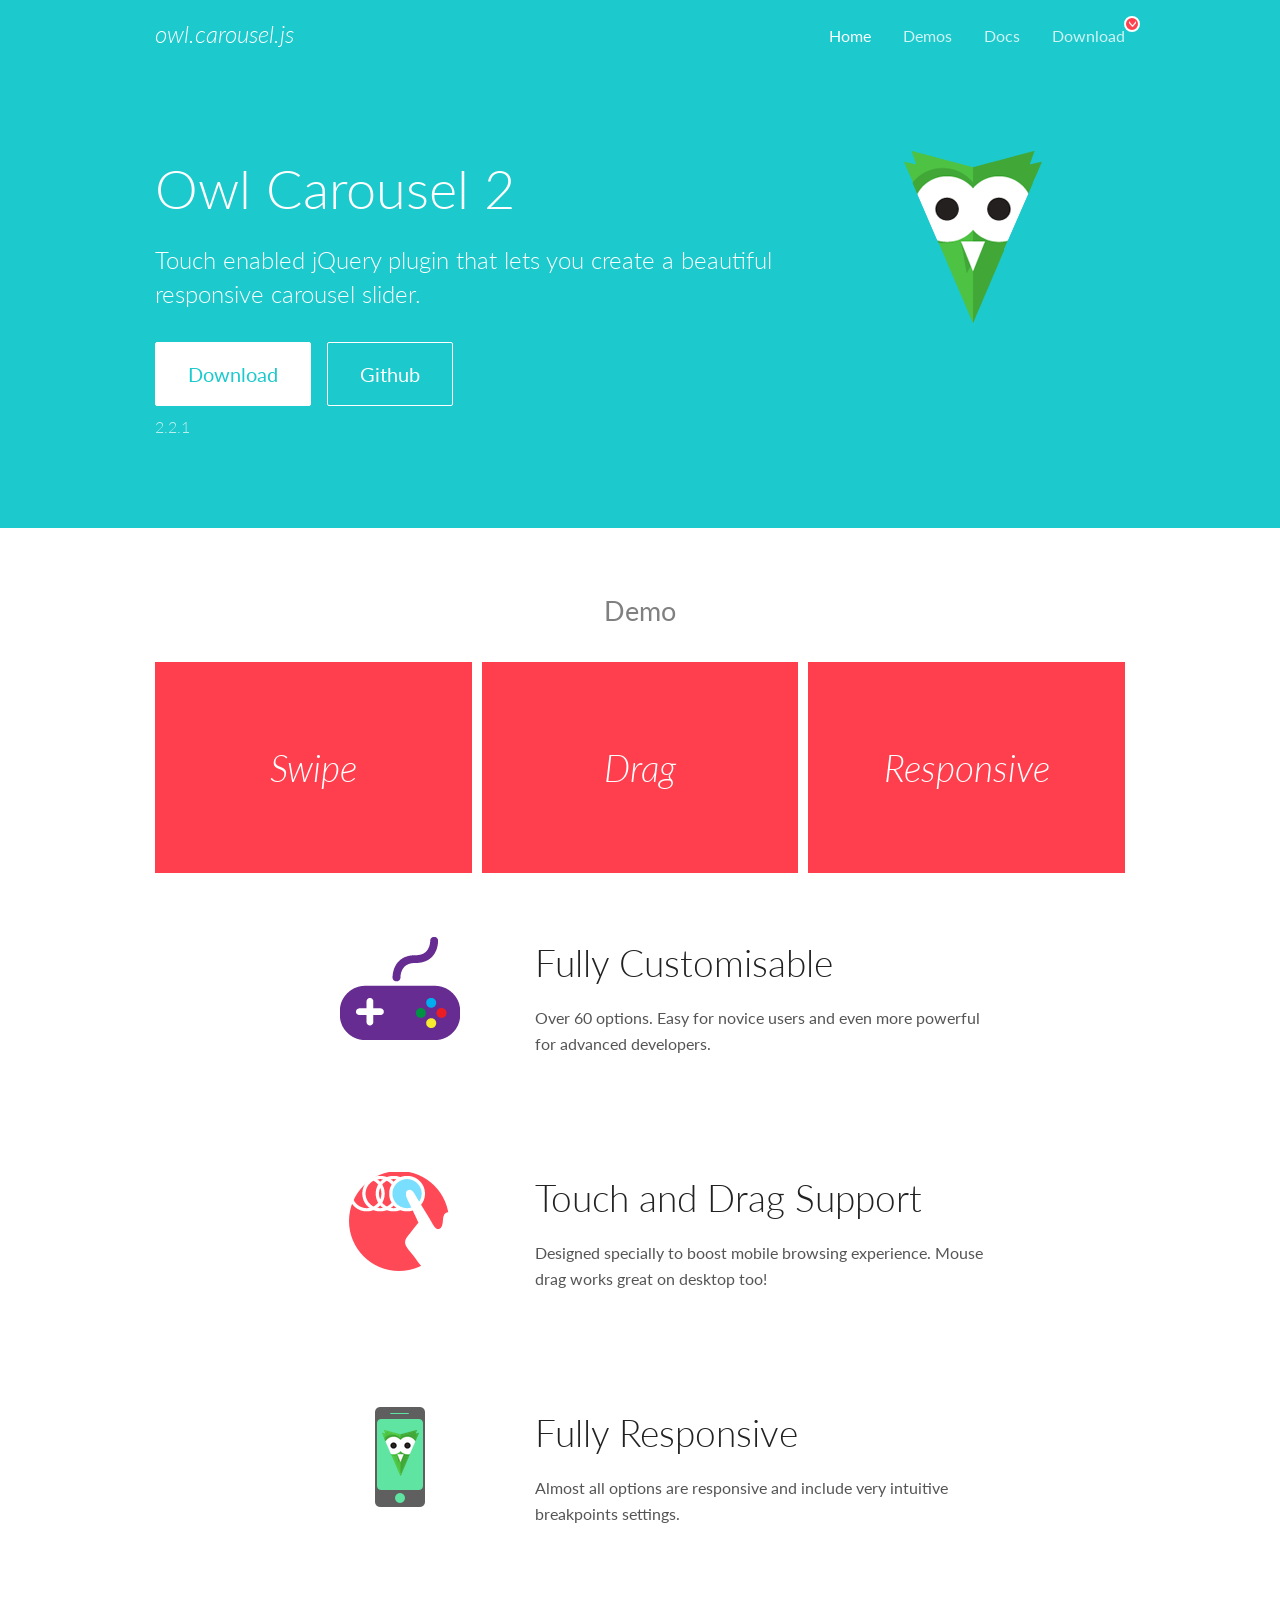
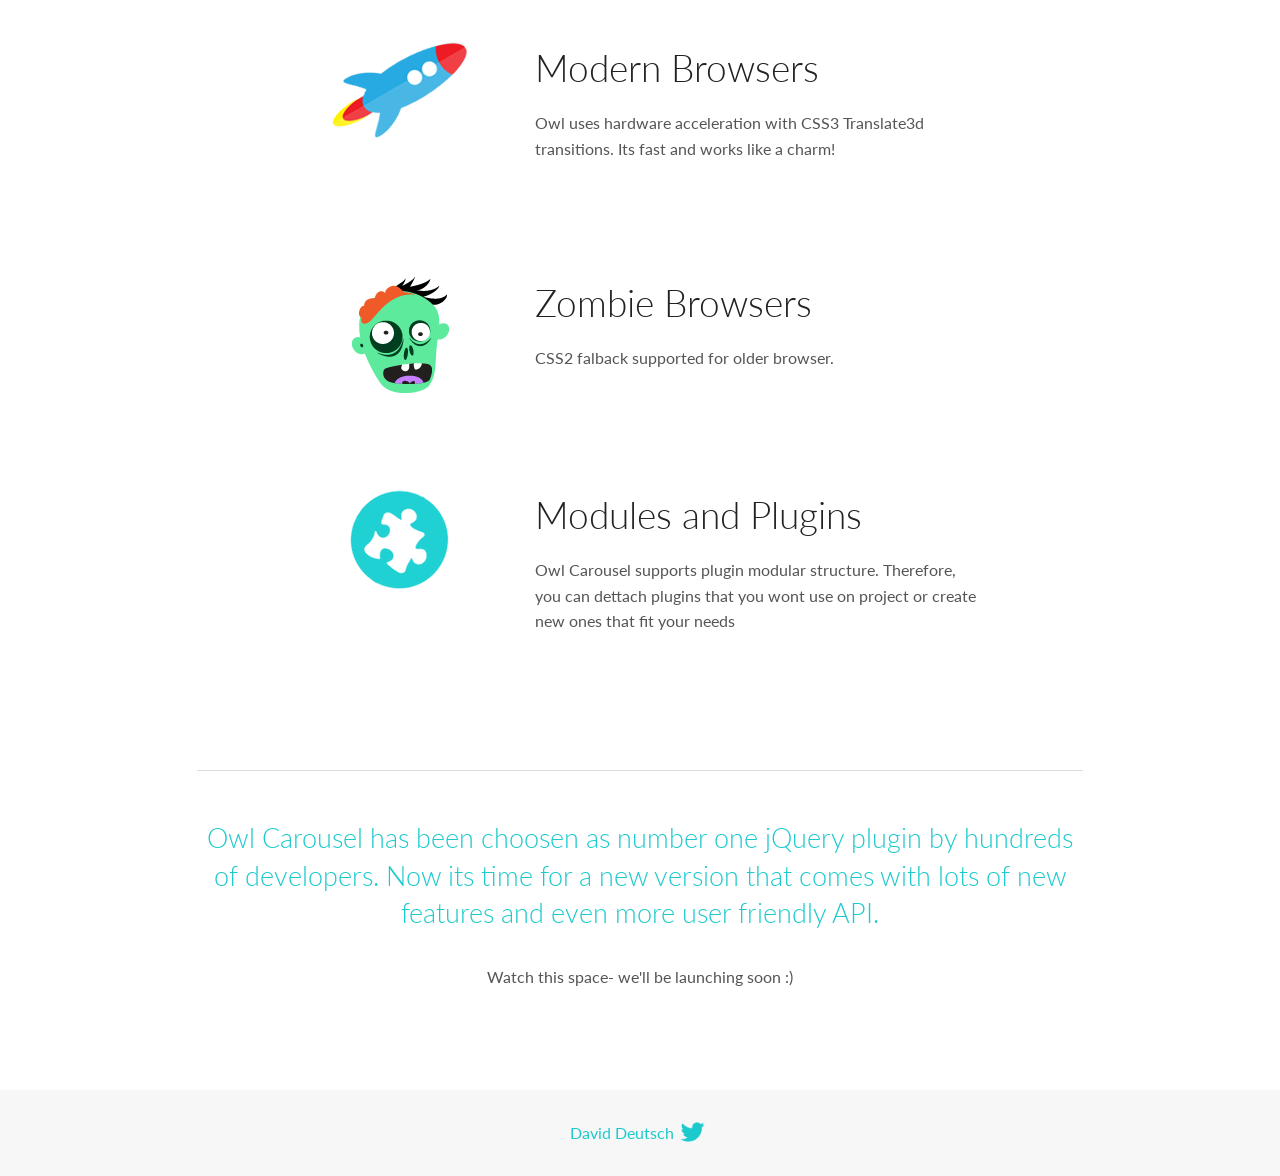
<file: assets/lib/owl.carousel/docs/index.html>
<!DOCTYPE html>
<html lang="en">
  <head>

    <!-- head -->
    <meta charset="utf-8">
    <meta name="msapplication-tap-highlight" content="no" />
    <meta name="viewport" content="width=device-width, initial-scale=1.0" />
    <meta name="description" content="Touch enabled jQuery plugin that lets you create beautiful responsive carousel slider.">
    <meta name="author" content="David Deutsch">
    <title>
      Home | Owl Carousel | 2.2.1
    </title>

    <!-- Stylesheets -->
    <link href='https://fonts.googleapis.com/css?family=Lato:300,400,700,400italic,300italic' rel='stylesheet' type='text/css'>
    <link rel="stylesheet" href="assets/css/docs.theme.min.css">

    <!-- Owl Stylesheets -->
    <link rel="stylesheet" href="assets/owlcarousel/assets/owl.carousel.min.css">
    <link rel="stylesheet" href="assets/owlcarousel/assets/owl.theme.default.min.css">

    <!-- HTML5 shim and Respond.js IE8 support of HTML5 elements and media queries -->

    <!--[if lt IE 9]>
      <script src="https://oss.maxcdn.com/libs/html5shiv/3.7.0/html5shiv.js"></script>
      <script src="https://oss.maxcdn.com/libs/respond.js/1.3.0/respond.min.js"></script>
    <![endif]-->

    <!-- Favicons -->
    <link rel="apple-touch-icon-precomposed" sizes="144x144" href="assets/ico/apple-touch-icon-144-precomposed.png">
    <link rel="shortcut icon" href="assets/ico/favicon.png">
    <link rel="shortcut icon" href="favicon.ico">

    <!-- Yeah i know js should not be in header. Its required for demos.-->

    <!-- javascript -->
    <script src="assets/vendors/jquery.min.js"></script>
    <script src="assets/owlcarousel/owl.carousel.js"></script>
  </head>
  <body>

    <!-- header -->
    <header class="header">
      <div class="row">
        <div class="large-12 columns">
          <div class="brand left">
            <h3>
              <a href="/OwlCarousel2/">owl.carousel.js</a> 
            </h3>
          </div>
          <a id="toggle-nav" class="right">
            <span></span> <span></span> <span></span> 
          </a> 
          <div class="nav-bar">
            <ul class="clearfix">
              <li class="active">
                <a href="/OwlCarousel2/index.html">Home</a> 
              </li>
              <li> <a href="/OwlCarousel2/demos/demos.html">Demos</a>  </li>
              <li> <a href="/OwlCarousel2/docs/started-welcome.html">Docs</a>  </li>
              <li>
                <a href="https://github.com/OwlCarousel2/OwlCarousel2/archive/2.2.1.zip">Download</a> 
                <span class="download"></span> 
              </li>
            </ul>
          </div>
        </div>
      </div>
    </header>

    <!-- home panel -->
    <section id="hero">
      <div class="row">
        <div class="large-8 medium-8 columns">
          <h1>Owl Carousel 2</h1>
          <h4>Touch enabled jQuery plugin that lets you create a beautiful responsive carousel slider.</h4>
          <a href="https://github.com/OwlCarousel2/OwlCarousel2/archive/2.2.1.zip" class="hero-button">Download</a> 
          <a href="https://github.com/OwlCarousel2/OwlCarousel2" class="hero-button outline">Github</a> 
          <p>2.2.1</p>
        </div>
        <div class="large-4 medium-4 columns">
          <img class="owl-logo" src="assets/img/owl-logo.png" alt="mr. Owl">
        </div>
      </div>
    </section>

    <!-- body -->
    <div class="home-demo">
      <div class="row">
        <div class="large-12 columns">
          <h3>Demo</h3>
          <div class="owl-carousel">
            <div class="item">
              <h2>Swipe</h2>
            </div>
            <div class="item">
              <h2>Drag</h2>
            </div>
            <div class="item">
              <h2>Responsive</h2>
            </div>
            <div class="item">
              <h2>CSS3</h2>
            </div>
            <div class="item">
              <h2>Fast</h2>
            </div>
            <div class="item">
              <h2>Easy</h2>
            </div>
            <div class="item">
              <h2>Free</h2>
            </div>
            <div class="item">
              <h2>Upgradable</h2>
            </div>
            <div class="item">
              <h2>Tons of options</h2>
            </div>
            <div class="item">
              <h2>Infinity</h2>
            </div>
            <div class="item">
              <h2>Auto Width</h2>
            </div>
          </div>
        </div>
      </div>
    </div>
    <script>
      var owl = $('.owl-carousel');
      owl.owlCarousel({
        margin: 10,
        loop: true,
        responsive: {
          0: {
            items: 1
          },
          600: {
            items: 2
          },
          1000: {
            items: 3
          }
        }
      })
    </script>

    <!-- features -->
    <div id="features">
      <div class="row">
        <div class="small-12 medium-9 small-centered columns">
          <section class="row feature">
            <div class="medium-4 small-12 columns">
              <img src="assets/img/feature-options.png" alt="">
            </div>
            <div class="medium-8 small-12 columns">
              <h2>Fully Customisable</h2>
              <p>Over 60 options. Easy for novice users and even more powerful for advanced developers.</p>
            </div>
          </section>
          <section class="row feature">
            <div class="medium-4 small-12 columns">
              <img src="assets/img/feature-drag.png" alt="">
            </div>
            <div class="medium-8 small-12 columns">
              <h2>Touch and Drag Support</h2>
              <p>Designed specially to boost mobile browsing experience. Mouse drag works great on desktop too!</p>
            </div>
          </section>
          <section class="row feature">
            <div class="medium-4 small-12 columns">
              <img src="assets/img/feature-responsive.png" alt="">
            </div>
            <div class="medium-8 small-12 columns">
              <h2>Fully Responsive</h2>
              <p>Almost all options are responsive and include very intuitive breakpoints settings.</p>
            </div>
          </section>
          <section class="row feature">
            <div class="medium-4 small-12 columns">
              <img src="assets/img/feature-modern.png" alt="">
            </div>
            <div class="medium-8 small-12 columns">
              <h2>Modern Browsers</h2>
              <p>Owl uses hardware acceleration with CSS3 Translate3d transitions. Its fast and works like a charm! </p>
            </div>
          </section>
          <section class="row feature">
            <div class="medium-4 small-12 columns">
              <img src="assets/img/feature-zombie.png" alt="">
            </div>
            <div class="medium-8 small-12 columns">
              <h2>Zombie Browsers</h2>
              <p>CSS2 falback supported for older browser.</p>
            </div>
          </section>
          <section class="row feature">
            <div class="medium-4 small-12 columns">
              <img src="assets/img/feature-module.png" alt="">
            </div>
            <div class="medium-8 small-12 columns">
              <h2>Modules and Plugins</h2>
              <p>Owl Carousel supports plugin modular structure. Therefore, you can dettach plugins that you wont use on project or create new ones that fit your needs</p>
            </div>
          </section>
        </div>
      </div>
    </div>

    <!-- footer -->
    <section id="teaser-text">
      <div class="row">
        <div class="small-12 medium-11 small-centered columns">
          <hr>
          <h3 id="owl-carousel-has-been-choosen-as-number-one-jquery-plugin-by-hundreds-of-developers-now-its-time-for-a-new-version-that-comes-with-lots-of-new-features-and-even-more-user-friendly-api-">Owl Carousel has been choosen as number one jQuery plugin by hundreds of developers. Now its time for a new version that comes with lots of new features and even more user friendly API.</h3>
          <p>Watch this space- we&#39;ll be launching soon :)</p>
        </div>
      </div>
    </section>

    <!-- footer -->
    <footer class="footer">
      <div class="row">
        <div class="large-12 columns">
          <h5>
            <a href="/OwlCarousel2/docs/support-contact.html">David Deutsch</a> 
            <a id="custom-tweet-button" href="https://twitter.com/share?url=https://github.com/OwlCarousel2/OwlCarousel2&text=Owl Carousel - This is so awesome! " target="_blank"></a> 
          </h5>
        </div>
      </div>
    </footer>

    <!-- vendors -->
    <script src="assets/vendors/highlight.js"></script>
    <script src="assets/js/app.js"></script>
  </body>
</html>
</file>
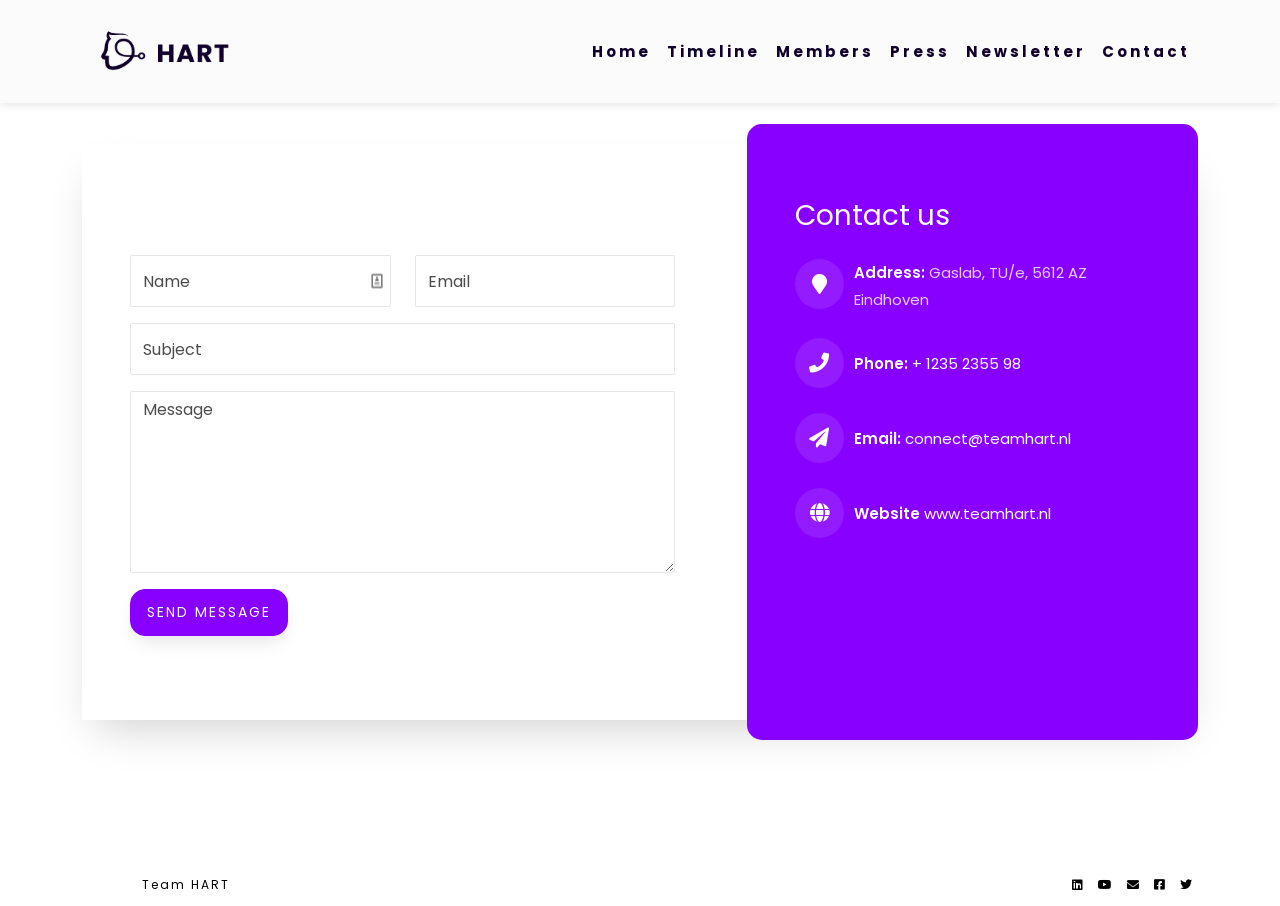
<file: contact.html>
<!DOCTYPE html>
<html lang="en-US" dir="ltr">
<head>
    <meta charset="utf-8">
    <meta http-equiv="X-UA-Compatible" content="IE=edge">
    <meta name="viewport" content="width=device-width, initial-scale=1">
    <title>HART homepage</title>
    <!-- Default stylesheets-->
    <link href="assets/lib/bootstrap/dist/css/bootstrap.min.css" rel="stylesheet">
    <!-- Template specific stylesheets-->
    <link href="https://fonts.googleapis.com/css?family=Roboto+Condensed:400,700" rel="stylesheet">
    <link href="https://fonts.googleapis.com/css?family=Poppins" rel="stylesheet">
    <link href="https://fonts.googleapis.com/css?family=Open+Sans:300,400,600,700,800" rel="stylesheet">
    <link href="assets/lib/components-font-awesome/css/font-awesome.min.css" rel="stylesheet">
    <link href="assets/lib/owl.carousel/dist/assets/owl.carousel.min.css" rel="stylesheet">
    <link href="assets/lib/owl.carousel/dist/assets/owl.theme.default.min.css" rel="stylesheet">
    <!-- Main stylesheet and color file-->
    <link href="assets/css/style.css" rel="stylesheet">
    <link href="assets/css/contact.css" rel="stylesheet">
</head>
<body data-spy="scroll" data-target=".onpage-navigation" data-offset="60">
<main>
    <div class="page-loader">
        <div class="loader">Loading...</div>
    </div>
    <div id="navbar-placeholder"></div>
    <div>
        <section class="ftco-section">
            <div class="container">
                <div class="row justify-content-center align-items-center">
                    <div class="col-10 col-12">
                        <div class="wrapper">
                            <div class="row no-gutters">
                                <div class="col-md-7 d-flex align-items-stretch">
                                    <div class="contact-wrap w-100 p-md-5 p-4">
                                        <h3 class="mb-4">Get in touch</h3>
                                        <div id="form-message-warning" class="mb-4"></div>
                                        <div id="form-message-success" class="mb-4">
                                            Your message was sent, thank you!
                                        </div>
                                        <form method="POST" id="contactForm" name="contactForm" novalidate="novalidate">
                                            <div class="row">
                                                <div class="col-md-6">
                                                    <div class="form-group">
                                                        <input type="text" class="form-control" name="name" id="name" placeholder="Name" style="background-image: url(&quot;[data-uri]&quot;); background-repeat: no-repeat; background-attachment: scroll; background-size: 16px 18px; background-position: 98% 50%;">
                                                    </div>
                                                </div>
                                                <div class="col-md-6">
                                                    <div class="form-group">
                                                        <input type="email" class="form-control" name="email" id="email" placeholder="Email">
                                                    </div>
                                                </div>
                                                <div class="col-md-12">
                                                    <div class="form-group">
                                                        <input type="text" class="form-control" name="subject" id="subject" placeholder="Subject">
                                                    </div>
                                                </div>
                                                <div class="col-md-12">
                                                    <div class="form-group">
                                                        <textarea name="message" class="form-control" id="message" cols="30" rows="7" placeholder="Message"></textarea>
                                                    </div>
                                                </div>
                                                <div class="col-md-12">
                                                    <div class="form-group">
                                                        <input type="submit" value="Send Message" class="btn btn-primary">
                                                        <div class="submitting"></div>
                                                    </div>
                                                </div>
                                            </div>
                                        </form>
                                    </div>
                                </div>
                                <div class="col-md-5 d-flex align-items-stretch">
                                    <div class="info-wrap bg-primary w-100 p-lg-5 p-4">
                                        <h3 class="mb-4 mt-md-4">Contact us</h3>
                                        <div class="dbox w-100 d-flex align-items-start">
                                            <div class="icon d-flex align-items-center justify-content-center">
                                                <span class="fa fa-map-marker"></span>
                                            </div>
                                            <div class="text pl-3">
                                                <p><span>Address:</span> Gaslab, TU/e, 5612 AZ Eindhoven</p>
                                            </div>
                                        </div>
                                        <div class="dbox w-100 d-flex align-items-center">
                                            <div class="icon d-flex align-items-center justify-content-center">
                                                <span class="fa fa-phone"></span>
                                            </div>
                                            <div class="text pl-3">
                                                <p><span>Phone:</span> <a href="tel://1234567920">+ 1235 2355 98</a></p>
                                            </div>
                                        </div>
                                        <div class="dbox w-100 d-flex align-items-center">
                                            <div class="icon d-flex align-items-center justify-content-center">
                                                <span class="fa fa-paper-plane"></span>
                                            </div>
                                            <div class="text pl-3">
                                                <p><span>Email:</span> <a href="mailto:connect@teamhart.nl">connect@teamhart.nl</a></p>
                                            </div>
                                        </div>
                                        <div class="dbox w-100 d-flex align-items-center">
                                            <div class="icon d-flex align-items-center justify-content-center">
                                                <span class="fa fa-globe"></span>
                                            </div>
                                            <div class="text pl-3">
                                                <p><span>Website</span> <a href="#">www.teamhart.nl</a></p>
                                            </div>
                                        </div>
                                    </div>
                                </div>
                            </div>
                        </div>
                    </div>
                </div>
            </div>
        </section>
    </div>
    <div id="footer-placeholder"></div>
    <div class="scroll-up"><a href="#totop"><i class="fa fa-angle-double-up"></i></a></div>
</main>
<!--
JavaScripts
=============================================
-->
<script src="assets/lib/jquery/dist/jquery.js"></script>
<script>
    $("#navbar-placeholder").load("templates/navbar.html");
    $("#footer-placeholder").load("templates/footer.html");
</script>
<script src="assets/lib/bootstrap/dist/js/bootstrap.min.js"></script>
<script src="assets/lib/wow/dist/wow.js"></script>
<script src="assets/lib/imagesloaded/imagesloaded.pkgd.js"></script>
<script src="assets/lib/owl.carousel/dist/owl.carousel.min.js"></script>
<script src="assets/js/main.js"></script>
</body>
</html>
</file>
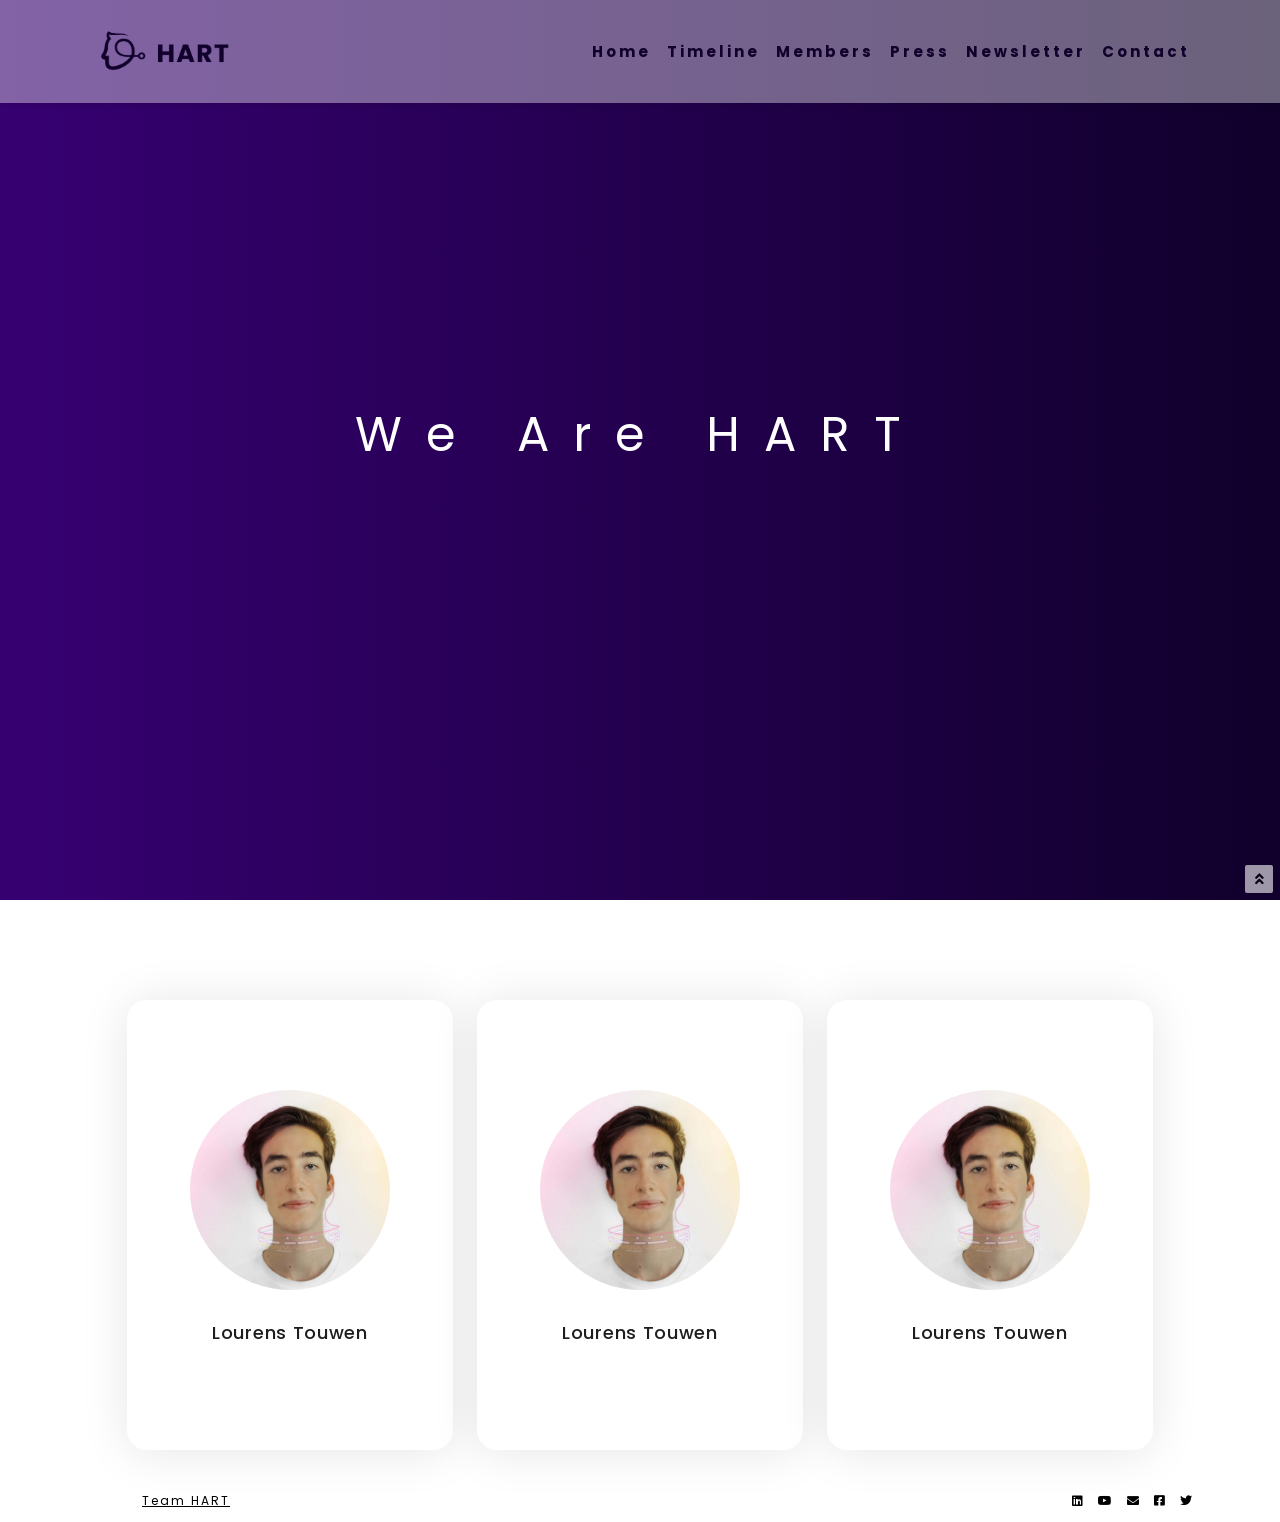
<file: members.html>
<!DOCTYPE html>
<html lang="en-US" dir="ltr">
<head>
    <meta charset="utf-8">
    <meta http-equiv="X-UA-Compatible" content="IE=edge">
    <meta name="viewport" content="width=device-width, initial-scale=1">
    <title>HART homepage</title>
    <!-- Default stylesheets-->
    <link href="assets/lib/bootstrap/dist/css/bootstrap.min.css" rel="stylesheet">
    <!-- Template specific stylesheets-->
    <!--    <link href="https://fonts.googleapis.com/css?family=Roboto+Condensed:400,700" rel="stylesheet">-->
    <link href="https://fonts.googleapis.com/css2?family=Poppins:wght@400&display=swap" rel="stylesheet">
    <!--    <link href="https://fonts.googleapis.com/css?family=Open+Sans:300,400,600,700,800" rel="stylesheet">-->
    <link href="assets/lib/components-font-awesome/css/font-awesome.min.css" rel="stylesheet">
    <link href="assets/lib/owl.carousel/dist/assets/owl.carousel.min.css" rel="stylesheet">
    <link href="assets/lib/owl.carousel/dist/assets/owl.theme.default.min.css" rel="stylesheet">
    <!-- Main stylesheet and color file-->
    <link href="assets/css/style.css" rel="stylesheet">
    <link href="assets/css/members.css" rel="stylesheet">
</head>
<body data-spy="scroll" data-target=".onpage-navigation" data-offset="60">
<main>
    <div class="page-loader">
        <div class="loader">Loading...</div>
    </div>
    <div id="navbar-placeholder"></div>
    <section class="home-section home-fade home-full-height bg-dark-30 landing-header" id="home"
             data-background="assets/images/team-reveal.jpg">
        <div class="titan-caption">
            <div class="caption-content">
                <div class="container">
                    <div class="font-alt mb-30 titan-title-size-4">We Are HART</div>
                </div>
            </div>
        </div>
    </section>
    <section>
        <div class="container" id="big-team-layout">
            <div class="row" id="big-team-row">
                <div class="col-3 col-item">
                    <div class="item team-item">
                        <div class="item team-item-general">
                            <div class="icon"
                                 style="background: url(assets/images/members/Lourens.jpg); background-size: cover"></div>
                            <h5 class="team-title">Lourens Touwen</h5>
                        </div>
                        <div class="item team-item-info">
                            <p>Lourens is a student at TU/e pursuing a Bachelor's degree in Applied Mathematics. He has
                                previously briefly studied Data Science. <br><br>
                            </p><h5><i class="fa fa-quote-left"></i></h5>
                            <p>Hi all! I'm Lourens Touwen, I am an applied mathematics student with an active interest in
                                technological entrepreneurship. Additionally, I did a boardyear at debating association
                                Chronos, so I'm always down for an evening of friendly argueing. <br><br>
                                For me, the appeal of human augmentation is founded in my appetite for science fiction. I
                                have always liked considering possible futures and I think it is about time for me to help
                                building one. The recent developments around AI are exciting, but the applications often
                                lack the nerve of being ambitious. This way, you end up with some useful, but admittedly
                                boring implementations. Team HART is a lot of things, but definitely not boring! <br><br>
                                I am focusing on the software side of our development, whilst thinking about (and hopefully
                                testing) possible applications after our Proof of Concept. I look forward to working with
                                this talented team and learning with/from them!</p>
                        </div>
                    </div>
                </div>

                <div class="col-3 col-item">
                    <div class="item team-item">
                        <div class="item team-item-general">
                            <div class="icon"
                                 style="background: url(assets/images/members/Lourens.jpg); background-size: cover"></div>
                            <h5 class="team-title">Lourens Touwen</h5>
                        </div>
                        <div class="item team-item-info">
                            <p>Lourens is a student at TU/e pursuing a Bachelor's degree in Applied Mathematics. He has
                                previously briefly studied Data Science. <br><br>
                            </p><h5><i class="fa fa-quote-left"></i></h5>
                            <p>Hi all! I'm Lourens Touwen, I am an applied mathematics student with an active interest in
                                technological entrepreneurship. Additionally, I did a boardyear at debating association
                                Chronos, so I'm always down for an evening of friendly argueing. <br><br>
                                For me, the appeal of human augmentation is founded in my appetite for science fiction. I
                                have always liked considering possible futures and I think it is about time for me to help
                                building one. The recent developments around AI are exciting, but the applications often
                                lack the nerve of being ambitious. This way, you end up with some useful, but admittedly
                                boring implementations. Team HART is a lot of things, but definitely not boring! <br><br>
                                I am focusing on the software side of our development, whilst thinking about (and hopefully
                                testing) possible applications after our Proof of Concept. I look forward to working with
                                this talented team and learning with/from them!</p>
                        </div>
                    </div>
                </div>

                <div class="col-3 col-item">
                    <div class="item team-item">
                        <div class="item team-item-general">
                            <div class="icon"
                                 style="background: url(assets/images/members/Lourens.jpg); background-size: cover"></div>
                            <h5 class="team-title">Lourens Touwen</h5>
                        </div>
                        <div class="item team-item-info">
                            <p>Lourens is a student at TU/e pursuing a Bachelor's degree in Applied Mathematics. He has
                                previously briefly studied Data Science. <br><br>
                            </p><h5><i class="fa fa-quote-left"></i></h5>
                            <p>Hi all! I'm Lourens Touwen, I am an applied mathematics student with an active interest in
                                technological entrepreneurship. Additionally, I did a boardyear at debating association
                                Chronos, so I'm always down for an evening of friendly argueing. <br><br>
                                For me, the appeal of human augmentation is founded in my appetite for science fiction. I
                                have always liked considering possible futures and I think it is about time for me to help
                                building one. The recent developments around AI are exciting, but the applications often
                                lack the nerve of being ambitious. This way, you end up with some useful, but admittedly
                                boring implementations. Team HART is a lot of things, but definitely not boring! <br><br>
                                I am focusing on the software side of our development, whilst thinking about (and hopefully
                                testing) possible applications after our Proof of Concept. I look forward to working with
                                this talented team and learning with/from them!</p>
                        </div>
                    </div>
                </div>
            </div>
        </div>
    </section>

    <div id="footer-placeholder"></div>
    <div class="scroll-up"><a href="#totop"><i class="fa fa-angle-double-up"></i></a></div>
</main>
<!--
JavaScripts
=============================================
-->
<script src="assets/lib/jquery/dist/jquery.js"></script>
<script>
    $("#navbar-placeholder").load("templates/navbar.html");
    $("#footer-placeholder").load("templates/footer.html");
</script>
<script src="assets/lib/bootstrap/dist/js/bootstrap.min.js"></script>
<script src="assets/lib/wow/dist/wow.js"></script>
<script src="assets/lib/imagesloaded/imagesloaded.pkgd.js"></script>
<script src="assets/lib/owl.carousel/dist/owl.carousel.min.js"></script>
<script src="assets/js/main.js"></script>
</body>
</html>
</file>
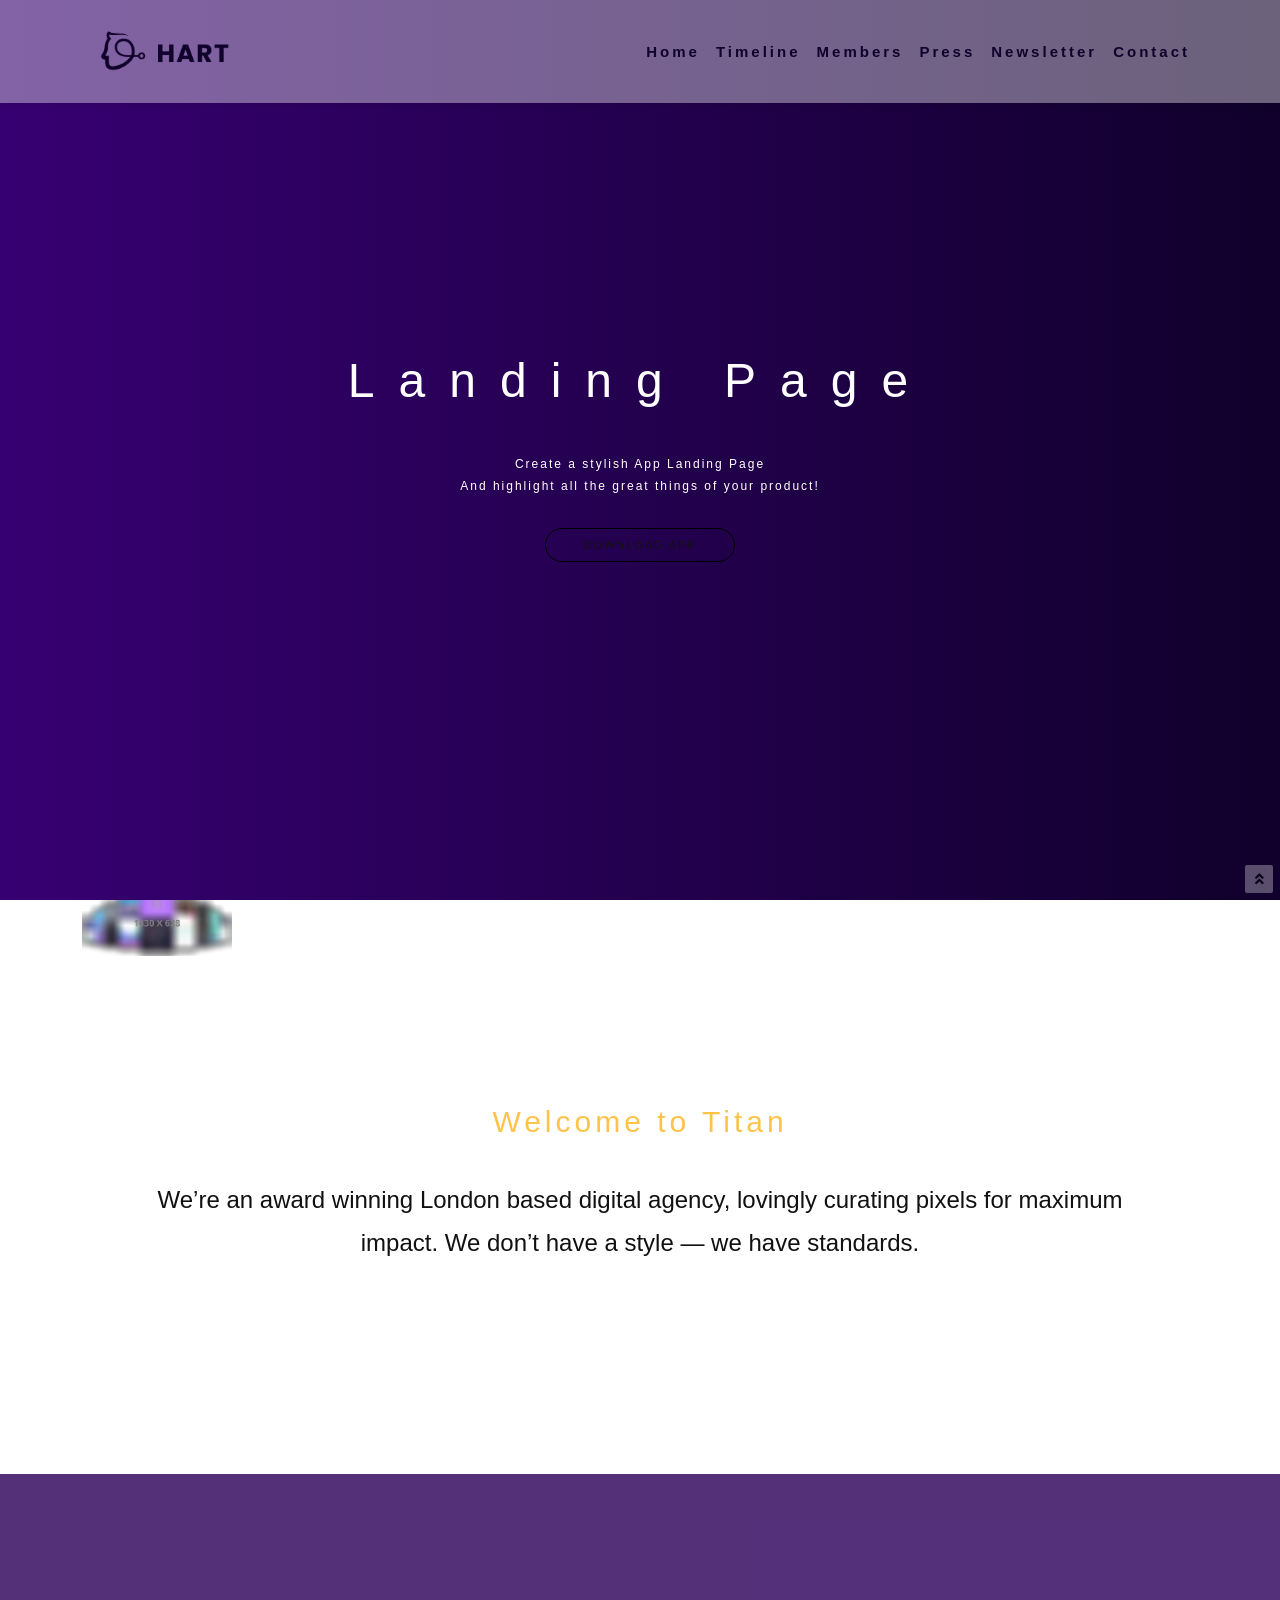
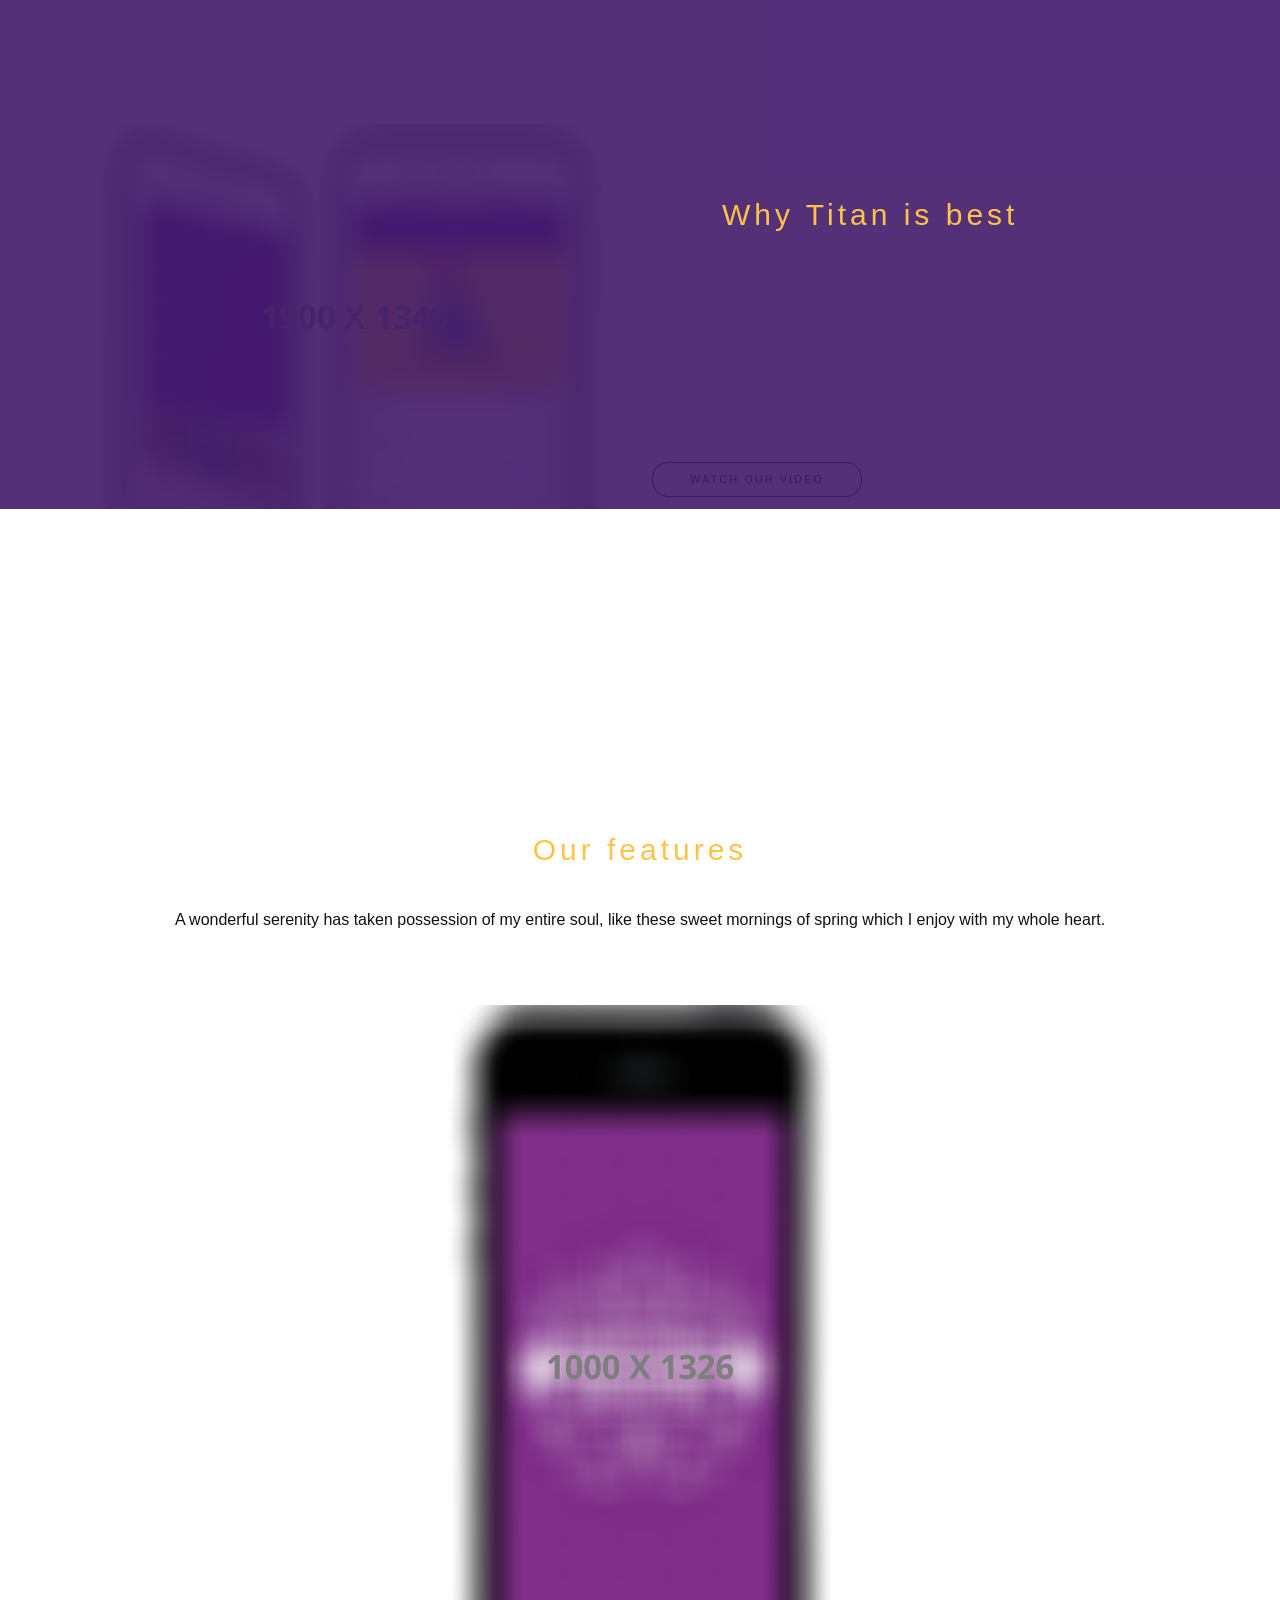
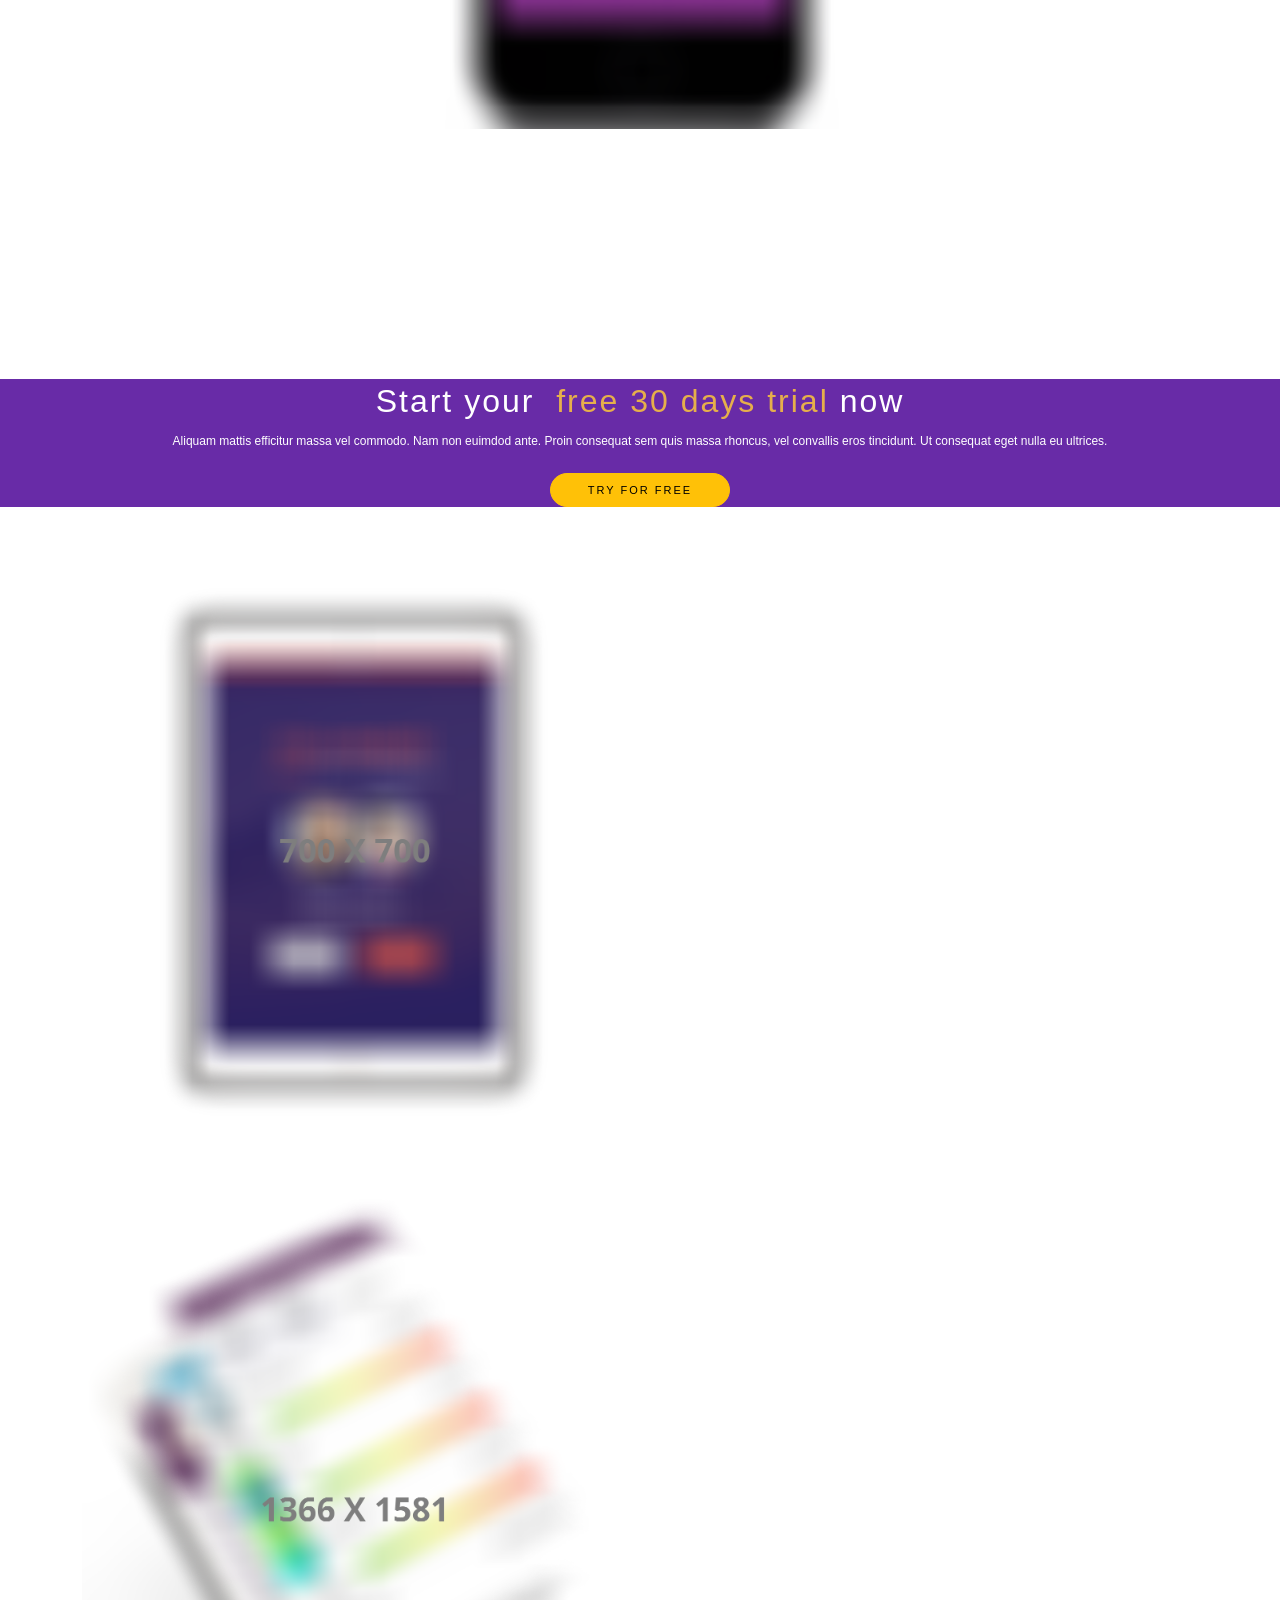
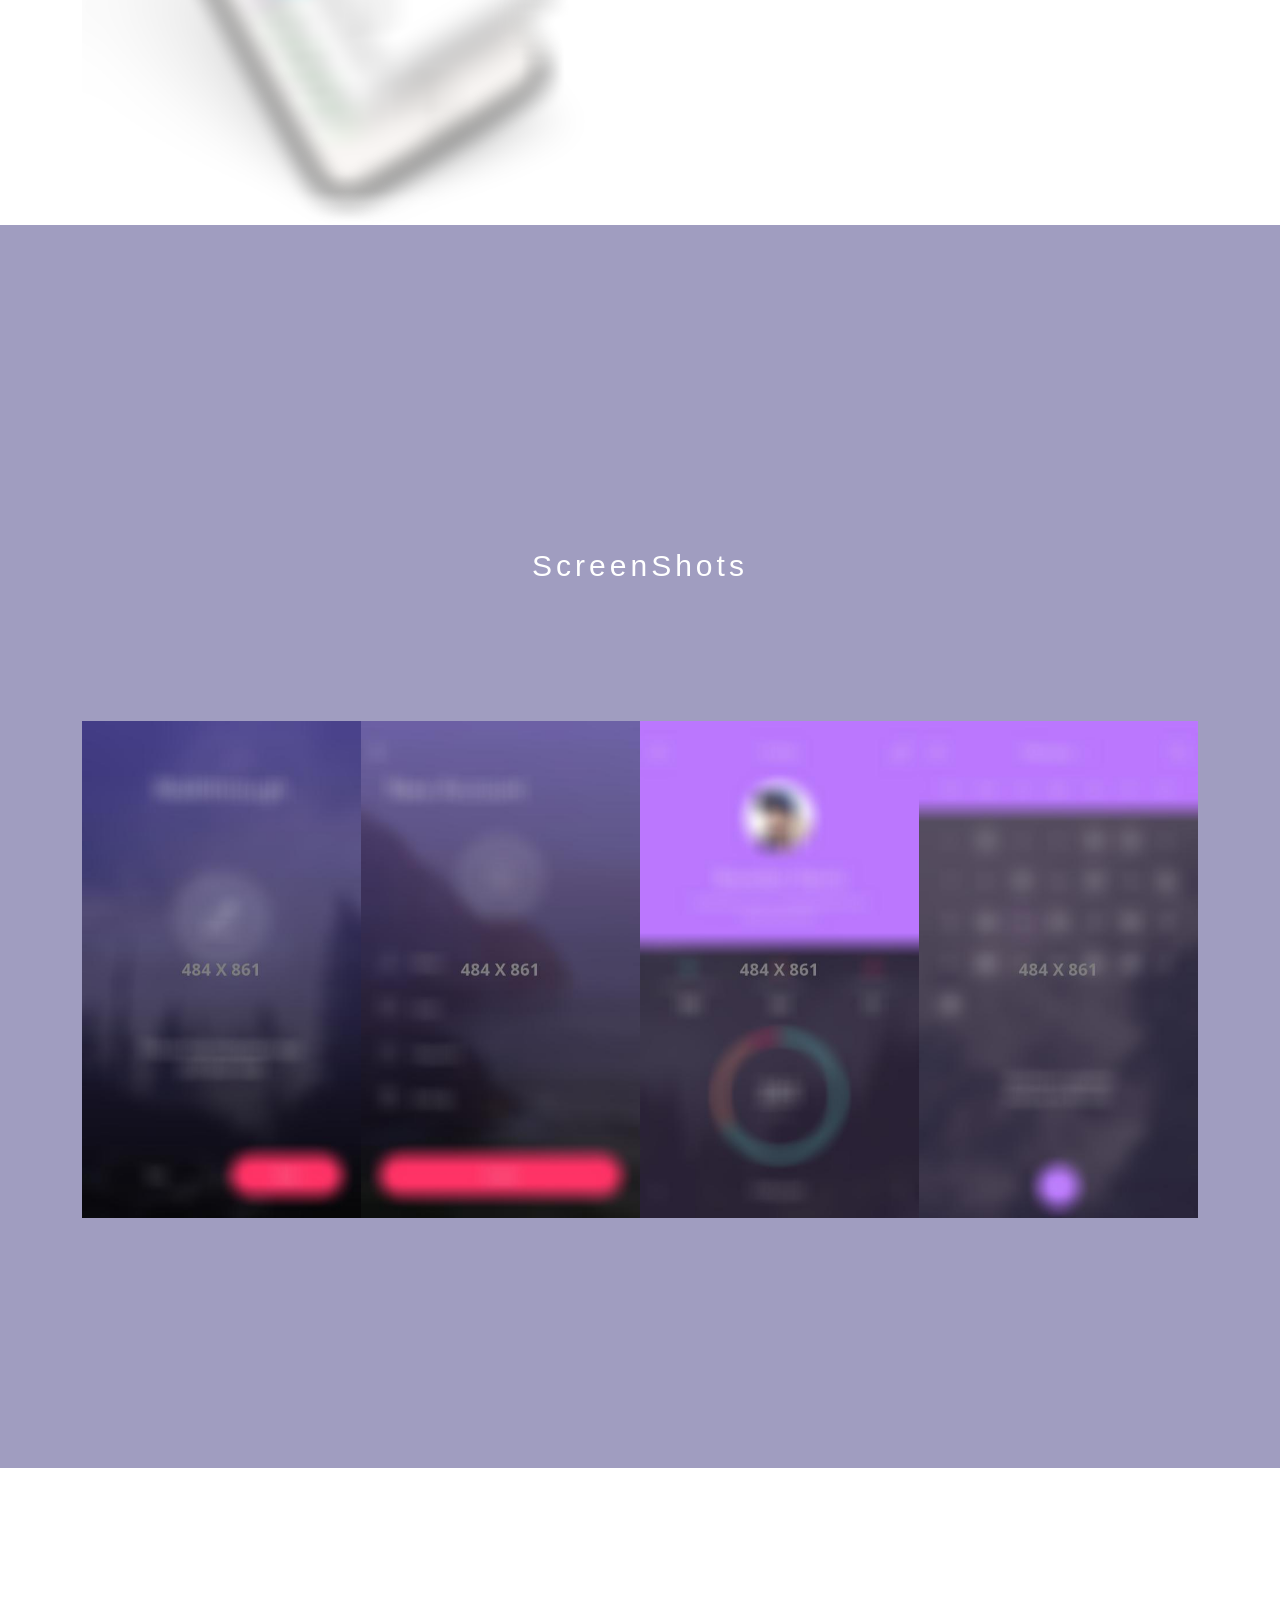
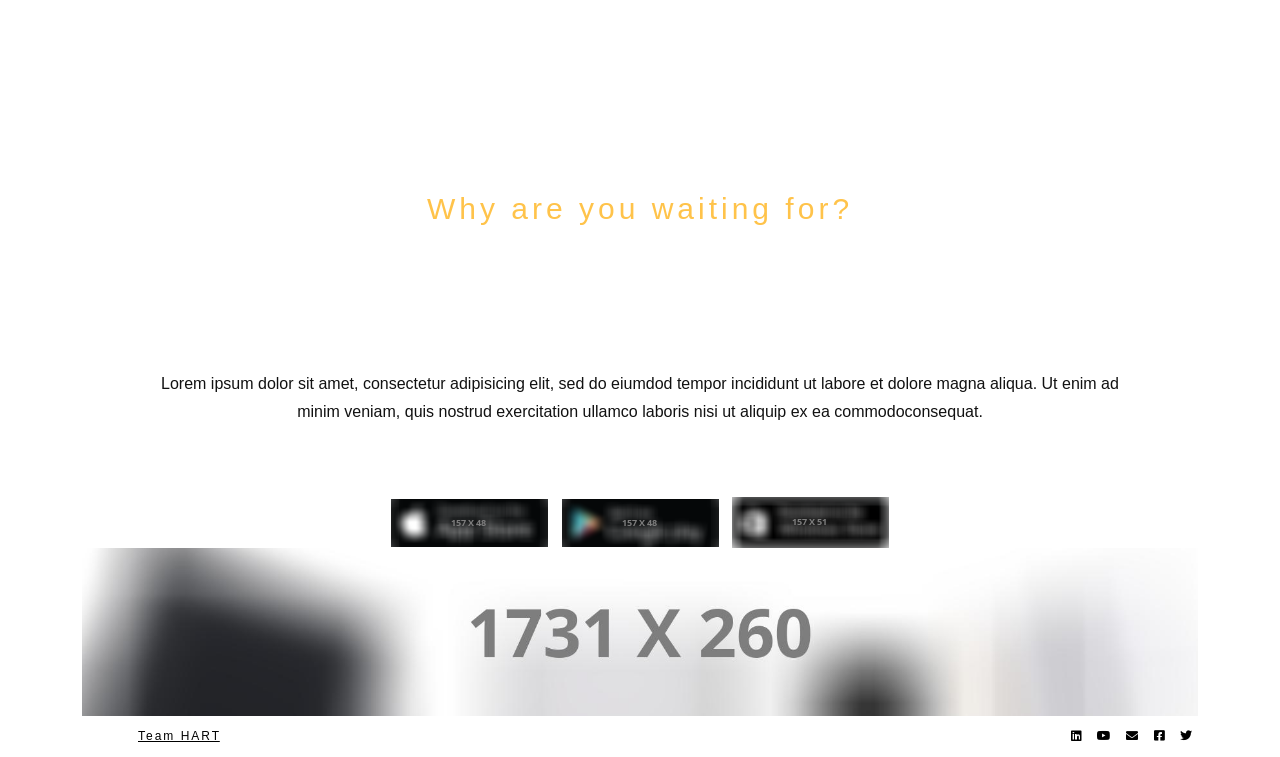
<file: newsletter.html>
<!DOCTYPE html>
<html lang="en-US" dir="ltr">
<head>
    <meta charset="utf-8">
    <meta http-equiv="X-UA-Compatible" content="IE=edge">
    <meta name="viewport" content="width=device-width, initial-scale=1">
    <title>HART homepage</title>
    <!-- Default stylesheets-->
    <link href="assets/lib/bootstrap/dist/css/bootstrap.min.css" rel="stylesheet">
    <!-- Template specific stylesheets-->
    <link href="https://fonts.googleapis.com/css?family=Roboto+Condensed:400,700" rel="stylesheet">
    <link href="https://fonts.googleapis.com/css?family=Volkhov:400i" rel="stylesheet">
    <link href="https://fonts.googleapis.com/css?family=Open+Sans:300,400,600,700,800" rel="stylesheet">
    <link href="assets/lib/components-font-awesome/css/font-awesome.min.css" rel="stylesheet">
    <link href="assets/lib/owl.carousel/dist/assets/owl.carousel.min.css" rel="stylesheet">
    <link href="assets/lib/owl.carousel/dist/assets/owl.theme.default.min.css" rel="stylesheet">
    <!-- Main stylesheet and color file-->
    <link href="assets/css/style.css" rel="stylesheet">
</head>
<body data-spy="scroll" data-target=".onpage-navigation" data-offset="60">
<main>
    <div class="page-loader">
        <div class="loader">Loading...</div>
    </div>
    <div id="navbar-placeholder"></div>
    <section class="home-section home-fade home-full-height bg-dark-60 landing-header" id="home"
             data-background="assets/images/landing/landing_bg.jpg">
        <div class="titan-caption">
            <div class="caption-content">
                <div class="container">
                    <div class="font-alt mb-30 titan-title-size-4">Landing Page</div>
                    <div class="font-alt">Create a stylish App Landing Page<br>And highlight all the great things of
                        your product!
                    </div>
                    <div class="font-alt mt-30"><a class="btn btn-border-w btn-circle" href="#"><i
                            class="icon-download"></i> Download App</a></div>
                </div>
            </div>
        </div>
    </section>
    <div class="container">
        <div class="row align-items-center">
            <div><img alt="image" class="img-responsive banner-img"
                      src="assets/images/landing/banner_img.png"></div>
        </div>
    </div>
    <div class="main">
        <section class="module-medium" id="about">
            <div class="container">
                <div class="row align-items-center">
                    <div>
                        <h2 class="module-title font-alt">Welcome to Titan</h2>
                        <div class="module-subtitle font-serif large-text">We’re an award winning London based digital
                            agency, lovingly curating pixels for maximum impact. We don’t have a style — we have
                            standards.
                            <div class="text-center">
                                <div class="btn-group mt-30"><a class="btn btn-border-d btn-circle" href="#"><i
                                        class="fa fa-android"></i> Play Store</a><a class="btn btn-border-d btn-circle"
                                                                                    href="#"><i class="fa fa-apple"></i>
                                    App Store</a><a class="btn btn-border-d btn-circle" href="#"><i
                                        class="fa fa-windows"></i> Windows</a></div>
                            </div>
                        </div>
                    </div>
                </div>
            </div>
        </section>
        <section class="module pb-0 bg-dark landing-reason parallax-bg"
                 data-background="assets/images/landing/why_choose_bg.png">
            <div class="container">
                <div class="row">
                    <div class="col"><img src="assets/images/landing/why_choose.png" alt=""></div>
                    <div class="col">
                        <h2 class="module-title font-alt align-left">Why Titan is best</h2>
                        <p class="module-subtitle font-serif align-left">A wonderful serenity has taken possession of my
                            entire soul, like these sweet mornings of spring which I enjoy with my whole heart.</p>
                        <p>Lorem ipsum dolor sit amet, consectetur adipisicing elit, sed do eiumdod tempor incididunt ut
                            labore et dolore magna aliqua. Ut enim ad minim veniam, quis nostrud exercitation ullamco
                            laboris nisi ut aliquip ex ea commodo consequat.</p><a
                            class="btn btn-border-w btn-round video-pop-up"
                            href="https://www.youtube.com/watch?v=TTxZj3DZiIM"><i class="icon-video"></i> Watch our
                        video</a>
                    </div>
                </div>
            </div>
        </section>
        <section class="module" id="alt-features">
            <div class="container">
                <div class="row align-items-center">
                    <div class="col">
                        <h2 class="module-title font-alt">Our features</h2>
                        <div class="module-subtitle font-serif">A wonderful serenity has taken possession of my entire
                            soul, like these sweet mornings of spring which I enjoy with my whole heart.
                        </div>
                    </div>
                </div>
                <div class="row">
                    <div class="col-3 col-3 col-3">
                        <div class="alt-features-item">
                            <div class="alt-features-icon"><span class="icon-strategy"></span></div>
                            <h3 class="alt-features-title font-alt">Branding</h3>A wonderful serenity has taken
                            possession of my entire soul like these sweet mornings.
                        </div>
                        <div class="alt-features-item">
                            <div class="alt-features-icon"><span class="icon-tools-2"></span></div>
                            <h3 class="alt-features-title font-alt">Development</h3>A wonderful serenity has taken
                            possession of my entire soul like these sweet mornings.
                        </div>
                        <div class="alt-features-item">
                            <div class="alt-features-icon"><span class="icon-target"></span></div>
                            <h3 class="alt-features-title font-alt">Marketing</h3>A wonderful serenity has taken
                            possession of my entire soul like these sweet mornings.
                        </div>
                        <div class="alt-features-item">
                            <div class="alt-features-icon"><span class="icon-tools"></span></div>
                            <h3 class="alt-features-title font-alt">Design</h3>A wonderful serenity has taken possession
                            of my entire soul like these sweet mornings.
                        </div>
                    </div>
                    <div class="col-lg-6 col-xl-6 hidden-xs hidden-md">
                        <div class="alt-services-image align-center"><img src="assets/images/landing/feature.png"
                                                                          alt="Feature Image"></div>
                    </div>
                    <div class="col-md-6 col-lg-3 col-xl-3">
                        <div class="alt-features-item">
                            <div class="alt-features-icon"><span class="icon-camera"></span></div>
                            <h3 class="alt-features-title font-alt">Photography</h3>A wonderful serenity has taken
                            possession of my entire soul like these sweet mornings.
                        </div>
                        <div class="alt-features-item">
                            <div class="alt-features-icon"><span class="icon-mobile"></span></div>
                            <h3 class="alt-features-title font-alt">Mobile</h3>A wonderful serenity has taken possession
                            of my entire soul like these sweet mornings.
                        </div>
                        <div class="alt-features-item">
                            <div class="alt-features-icon"><span class="icon-linegraph"></span></div>
                            <h3 class="alt-features-title font-alt">Music</h3>A wonderful serenity has taken possession
                            of my entire soul like these sweet mornings.
                        </div>
                        <div class="alt-features-item">
                            <div class="alt-features-icon"><span class="icon-basket"></span></div>
                            <h3 class="alt-features-title font-alt">Shop</h3>A wonderful serenity has taken possession
                            of my entire soul like these sweet mornings.
                        </div>
                    </div>
                </div>
            </div>
        </section>
        <section class="module-mdall free-trial">
            <div class="container text-center">
                <div class="row align-items-center">
                    <div>
                        <h2 class="font-alt">Start your &nbsp;<span class="color-golden">free 30 days trial</span> now
                        </h2>
                        <p class="color-light font-15">Aliquam mattis efficitur massa vel commodo. Nam non euimdod ante.
                            Proin consequat sem quis massa rhoncus, vel convallis eros tincidunt. Ut consequat eget
                            nulla eu ultrices.</p>
                    </div>
                </div>
                <div><a class="btn btn-warning btn-circle" href="#">Try For Free</a></div>
            </div>
        </section>
        <section>
            <div class="container">
                <div class="row landing-image-text">
                    <div class="col"><img class="center-block" src="assets/images/landing/ipad.png"
                                          alt=""></div>
                    <div class="col">
                        <h2 class="font-alt">Keep the conversation going</h2>
                        <p>Lorem ipsum dolor sit amet, consectetur adipisicing elit, sed do eiumdod tempor incididunt ut
                            labore et dolore magna aliqua. Ut enim ad minim veniam, quis nostrud exercitation ullamco
                            laboris nisi ut aliquip ex ea commodo consequat. Duis aute irure dolor in reprehenderit in
                            voluptate velit esse cillum dolore eu fugiat nulla pariatur. Excepteur sint occaecat
                            cupidatat non proident, sunt in culpa qui officia deserunt mollit anim id est laborum.</p><a
                            class="btn btn-border-d btn-circle" href="#">Try free version</a>
                    </div>
                </div>
                <div class="row landing-image-text">
                    <div class="col"><img class="center-block" src="assets/images/landing/iphone-mockup.png"
                                          alt=""></div>
                    <div class="col">
                        <h2 class="font-alt">How it works</h2>
                        <p class="font-serif">Lorem ipsum dolor sitamet consectetur adipisicing elit ullamut consequatur
                            repellendus amet nemo dignissimos possimus eius fugiat</p>
                        <ul>
                            <li>Lorem ipsum dolor sit amet, consectetur adipisicing elit, sed do eiumdod</li>
                            <li>Quis nostrud exercitation ullamco laboris nisi ut aliquip ex ea commodo consequat.</li>
                            <li>Duis aute irure dolor in reprehenderit in voluptate velit esse</li>
                            <li>Proident, sunt in culpa qui officia deserunt mollit anim id est laborum.</li>
                        </ul>
                        <a class="btn btn-border-d btn-circle" href="#">Download App</a>
                    </div>
                </div>
            </div>
        </section>
        <section class="module bg-dark parallax-bg landing-screenshot"
                 data-background="assets/images/landing/screenshot_bg.png">
            <div class="container">
                <div class="row align-items-center">
                    <div>
                        <h2 class="module-title font-alt">ScreenShots</h2>
                        <div class="module-subtitle font-serif">A wonderful serenity has taken possession of my entire
                            soul, like these sweet mornings of spring which I enjoy with my whole heart.
                        </div>
                    </div>
                </div>
                <div class="row client">
                    <div class="owl-carousel text-center" data-items="4" data-pagination="true" data-navigation="false">
                        <div class="owl-item">
                            <div class="col-12"><img src="assets/images/landing/screenshot1.jpg"
                                                     alt="App Screenshot"></div>
                        </div>
                        <div class="owl-item">
                            <div class="col-12"><img src="assets/images/landing/screenshot2.jpg"
                                                     alt="App Screenshot"></div>
                        </div>
                        <div class="owl-item">
                            <div class="col-12"><img src="assets/images/landing/screenshot3.jpg"
                                                     alt="App Screenshot"></div>
                        </div>
                        <div class="owl-item">
                            <div class="col-12"><img src="assets/images/landing/screenshot4.jpg"
                                                     alt="App Screenshot"></div>
                        </div>
                        <div class="owl-item">
                            <div class="col-12"><img src="assets/images/landing/screenshot5.jpg"
                                                     alt="App Screenshot"></div>
                        </div>
                        <div class="owl-item">
                            <div class="col-12"><img src="assets/images/landing/screenshot6.jpg"
                                                     alt="App Screenshot"></div>
                        </div>
                    </div>
                </div>
            </div>
        </section>
        <section class="module download pb-0">
            <div class="container text-center">
                <h2 class="module-title font-alt">Why are you waiting for?</h2>
                <div class="row align-items-center">
                    <div class="col">
                        <p class="module-subtitle">Lorem ipsum dolor sit amet, consectetur adipisicing elit, sed do
                            eiumdod tempor incididunt ut labore et dolore magna aliqua. Ut enim ad minim veniam, quis
                            nostrud exercitation ullamco laboris nisi ut aliquip ex ea commodoconsequat.
                        </p>
                        <a href="#"><img alt="image" class="image-button" src="assets/images/landing/apple-store-icon.png"></a>
                        <a href="#"><img alt="image" class="image-button" src="assets/images/landing/playstore-icon.png"></a>
                        <a href="#"><img alt="image" class="image-button" src="assets/images/landing/windows-store-icon.png"></a>
                    </div>
                </div>
                <img alt="image" src="assets/images/landing/landscap-mockup.jpg">
            </div>
        </section>
        <div id="footer-placeholder"></div>
    </div>
    <div class="scroll-up"><a href="#totop"><i class="fa fa-angle-double-up"></i></a></div>
</main>
<!--
JavaScripts
=============================================
-->
<script src="assets/lib/jquery/dist/jquery.js"></script>
<script>
    $("#navbar-placeholder").load("templates/navbar.html");
    $("#footer-placeholder").load("templates/footer.html");
</script>
<script src="assets/lib/bootstrap/dist/js/bootstrap.min.js"></script>
<script src="assets/lib/wow/dist/wow.js"></script>
<script src="assets/lib/imagesloaded/imagesloaded.pkgd.js"></script>
<script src="assets/lib/owl.carousel/dist/owl.carousel.min.js"></script>
<script src="assets/js/main.js"></script>
</body>
</html>
</file>
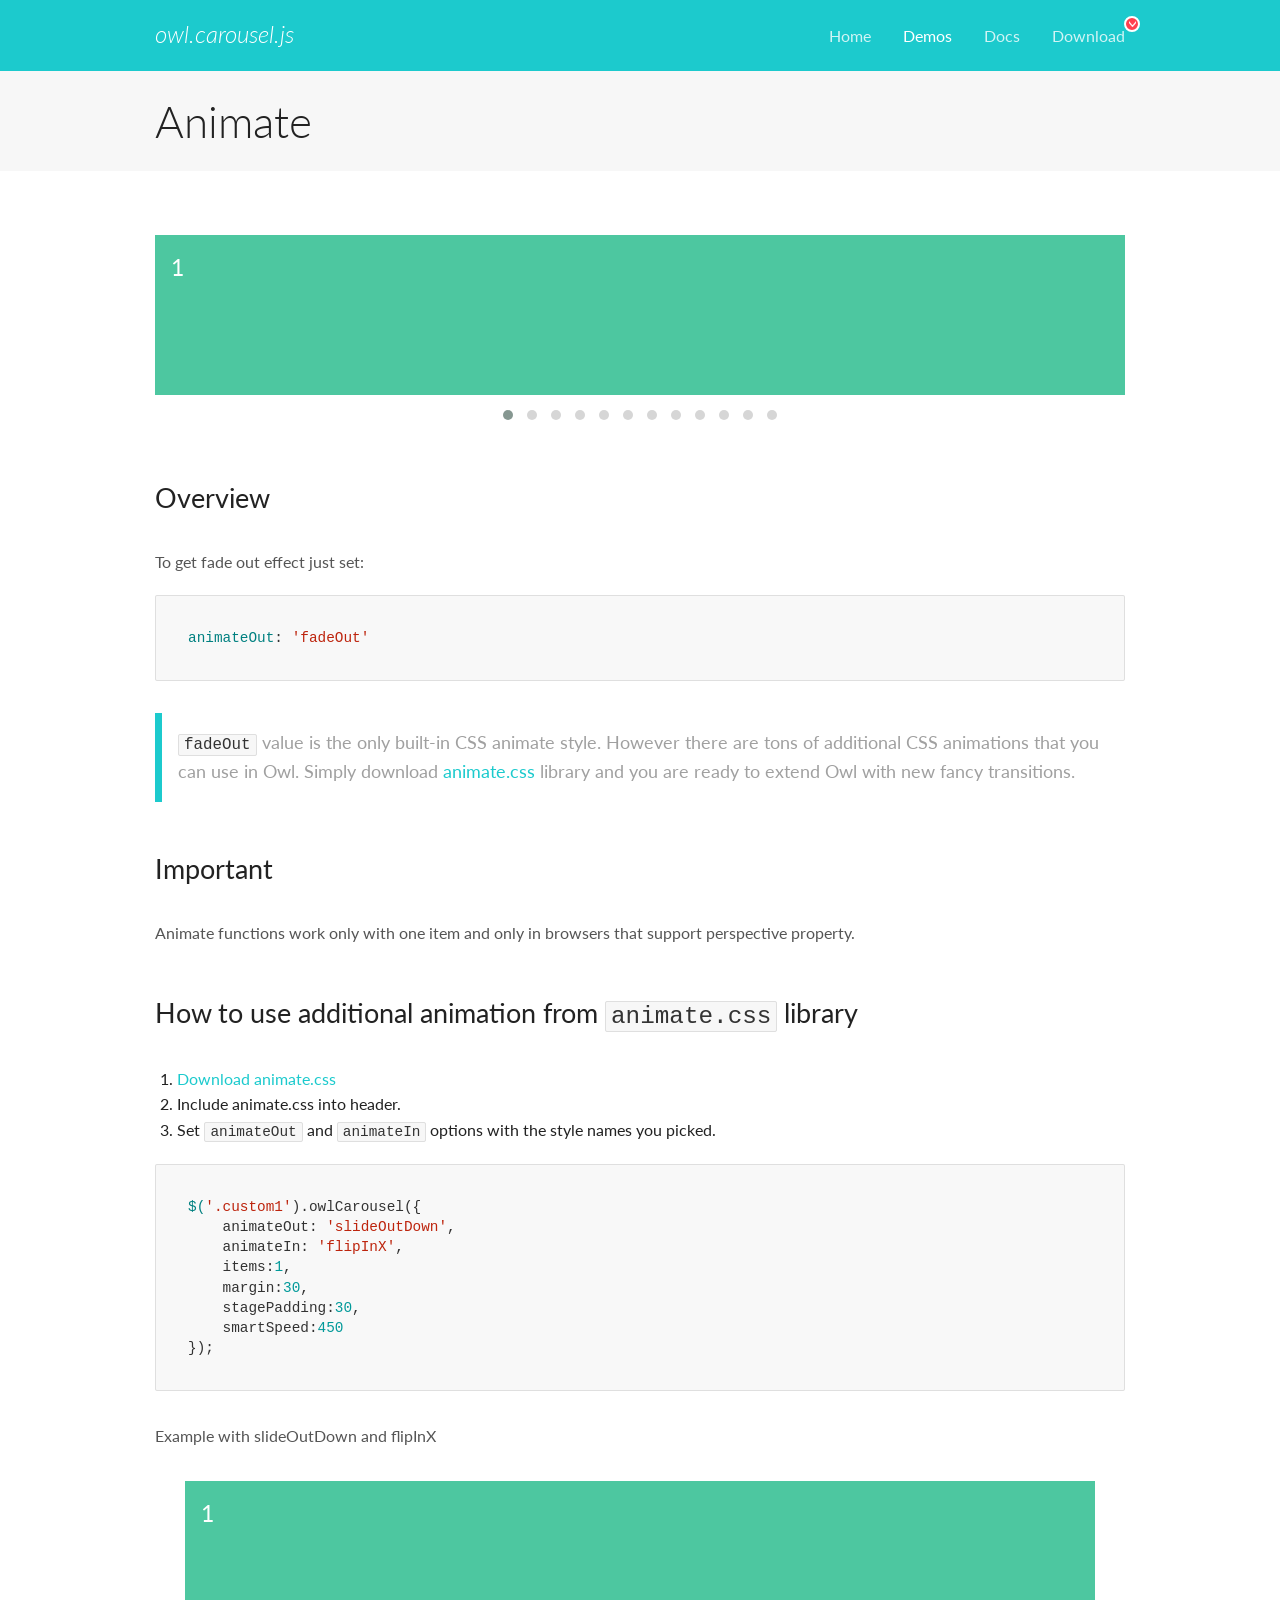
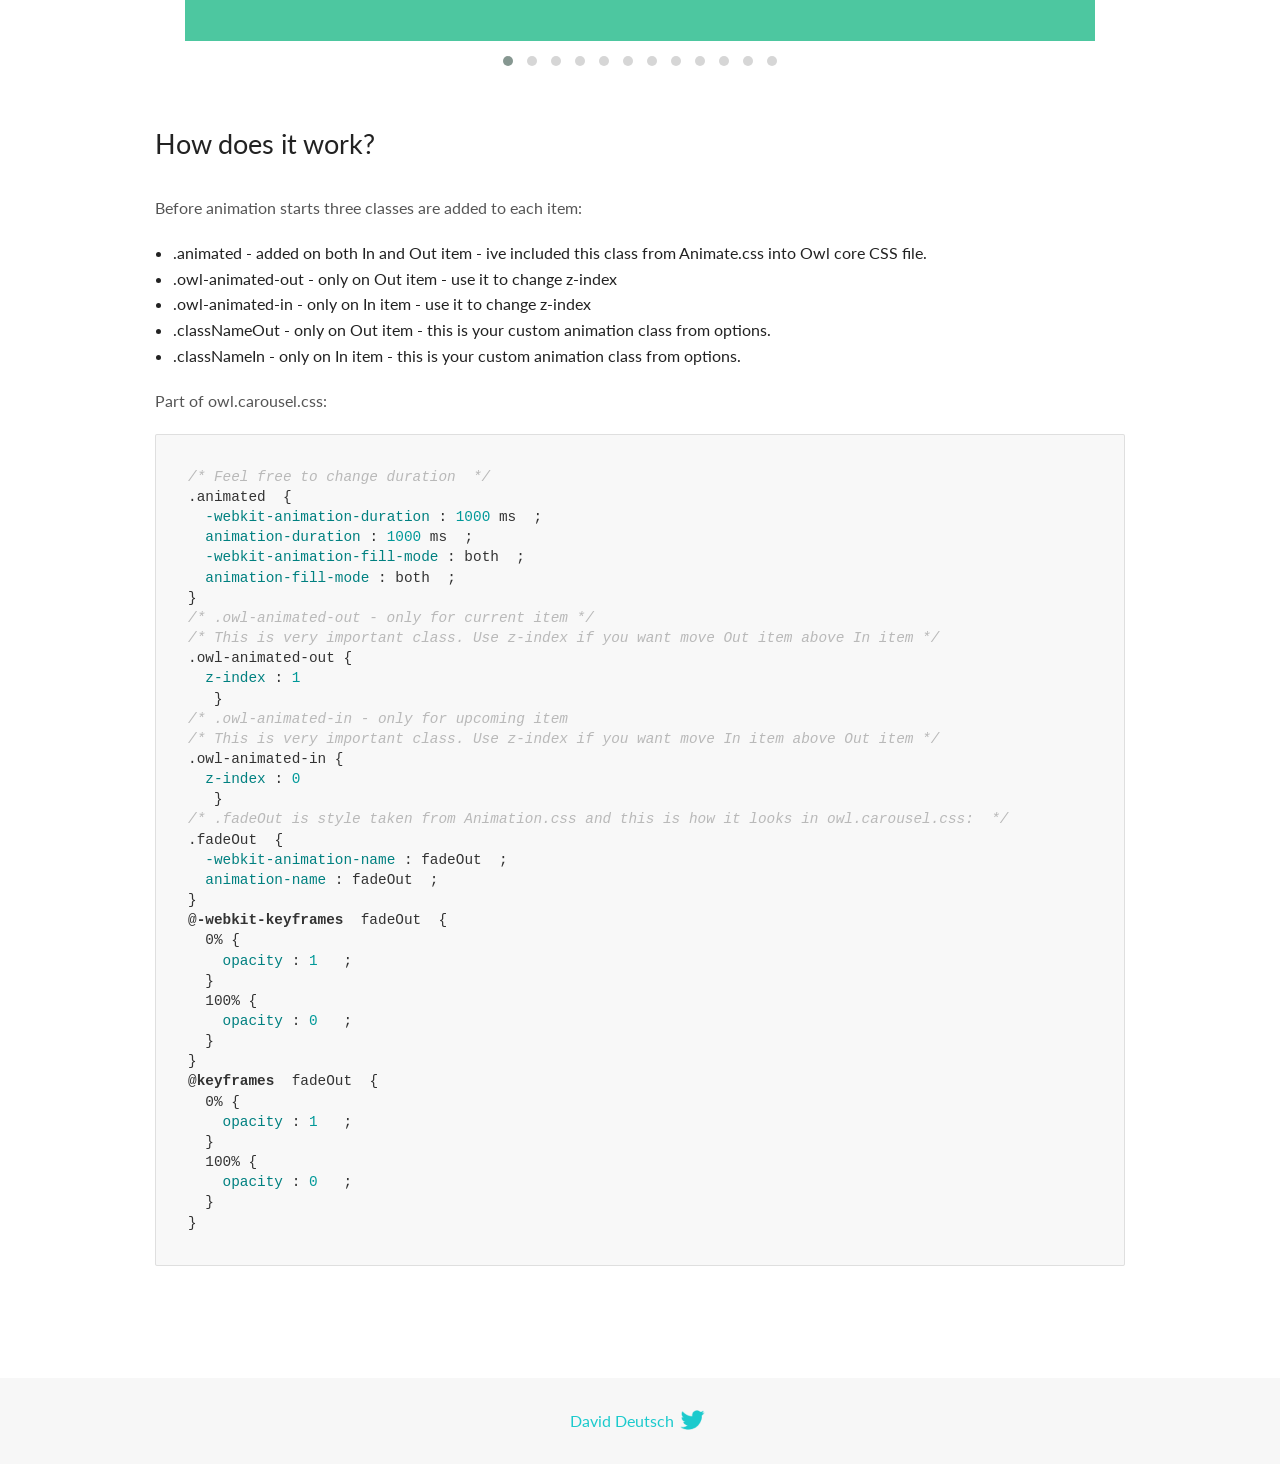
<file: assets/lib/owl.carousel/docs/demos/animate.html>
<!DOCTYPE html>
<html lang="en">
  <head>

    <!-- head -->
    <meta charset="utf-8">
    <meta name="msapplication-tap-highlight" content="no" />
    <meta name="viewport" content="width=device-width, initial-scale=1.0" />
    <meta name="description" content="Animate carousel">
    <meta name="author" content="David Deutsch">
    <title>
      Animate Demo | Owl Carousel | 2.2.1
    </title>

    <!-- Stylesheets -->
    <link href='https://fonts.googleapis.com/css?family=Lato:300,400,700,400italic,300italic' rel='stylesheet' type='text/css'>
    <link rel="stylesheet" href="../assets/css/docs.theme.min.css">

    <!-- Owl Stylesheets -->
    <link rel="stylesheet" href="../assets/owlcarousel/assets/owl.carousel.min.css">
    <link rel="stylesheet" href="../assets/owlcarousel/assets/owl.theme.default.min.css">

    <!-- HTML5 shim and Respond.js IE8 support of HTML5 elements and media queries -->

    <!--[if lt IE 9]>
      <script src="https://oss.maxcdn.com/libs/html5shiv/3.7.0/html5shiv.js"></script>
      <script src="https://oss.maxcdn.com/libs/respond.js/1.3.0/respond.min.js"></script>
    <![endif]-->

    <!-- Favicons -->
    <link rel="apple-touch-icon-precomposed" sizes="144x144" href="../assets/ico/apple-touch-icon-144-precomposed.png">
    <link rel="shortcut icon" href="../assets/ico/favicon.png">
    <link rel="shortcut icon" href="favicon.ico">

    <!-- Yeah i know js should not be in header. Its required for demos.-->

    <!-- javascript -->
    <script src="../assets/vendors/jquery.min.js"></script>
    <script src="../assets/owlcarousel/owl.carousel.js"></script>
  </head>
  <body>

    <!-- header -->
    <header class="header">
      <div class="row">
        <div class="large-12 columns">
          <div class="brand left">
            <h3>
              <a href="/OwlCarousel2/">owl.carousel.js</a> 
            </h3>
          </div>
          <a id="toggle-nav" class="right">
            <span></span> <span></span> <span></span> 
          </a> 
          <div class="nav-bar">
            <ul class="clearfix">
              <li> <a href="/OwlCarousel2/index.html">Home</a>  </li>
              <li class="active">
                <a href="/OwlCarousel2/demos/demos.html">Demos</a> 
              </li>
              <li> <a href="/OwlCarousel2/docs/started-welcome.html">Docs</a>  </li>
              <li>
                <a href="https://github.com/OwlCarousel2/OwlCarousel2/archive/2.2.1.zip">Download</a> 
                <span class="download"></span> 
              </li>
            </ul>
          </div>
        </div>
      </div>
    </header>

    <!-- title -->
    <section class="title">
      <div class="row">
        <div class="large-12 columns">
          <h1>Animate</h1>
        </div>
      </div>
    </section>

    <!--  Demos -->
    <section id="demos">
      <div class="row">
        <div class="large-12 columns">
          <div class="fadeOut owl-carousel owl-theme">
            <div class="item">
              <h4>1</h4>
            </div>
            <div class="item">
              <h4>2</h4>
            </div>
            <div class="item">
              <h4>3</h4>
            </div>
            <div class="item">
              <h4>4</h4>
            </div>
            <div class="item">
              <h4>5</h4>
            </div>
            <div class="item">
              <h4>6</h4>
            </div>
            <div class="item">
              <h4>7</h4>
            </div>
            <div class="item">
              <h4>8</h4>
            </div>
            <div class="item">
              <h4>9</h4>
            </div>
            <div class="item">
              <h4>10</h4>
            </div>
            <div class="item">
              <h4>11</h4>
            </div>
            <div class="item">
              <h4>12</h4>
            </div>
          </div>
          <h3 id="overview">Overview</h3>
          <p>To get fade out effect just set:</p>
          <pre><code>animateOut: &#39;fadeOut&#39;</code></pre>
          <blockquote>
            <p><code>fadeOut</code> value is the only built-in CSS animate style. However there are tons of additional CSS animations that you can use in Owl. Simply download
              <a href="https://daneden.github.io/animate.css/">animate.css</a>  library and you are ready to extend Owl with new fancy transitions.</p>
          </blockquote>
          <h3 id="important">Important</h3>
          <p>Animate functions work only with one item and only in browsers that support perspective property.</p>
          <h3 id="how-to-use-additional-animation-from-animate-css-library">How to use additional animation from <code>animate.css</code> library</h3>
          <ol>
            <li> <a href="https://daneden.github.io/animate.css/">Download animate.css</a>  </li>
            <li>Include animate.css into header.</li>
            <li>Set <code>animateOut</code> and <code>animateIn</code> options with the style names you picked.</li>
          </ol>
          <pre><code>$(&#39;.custom1&#39;).owlCarousel({
    animateOut: &#39;slideOutDown&#39;,
    animateIn: &#39;flipInX&#39;,
    items:1,
    margin:30,
    stagePadding:30,
    smartSpeed:450
});</code></pre>
          <p>Example with slideOutDown and flipInX</p>
          <div class="custom1 owl-carousel owl-theme">
            <div class="item">
              <h4>1</h4>
            </div>
            <div class="item">
              <h4>2</h4>
            </div>
            <div class="item">
              <h4>3</h4>
            </div>
            <div class="item">
              <h4>4</h4>
            </div>
            <div class="item">
              <h4>5</h4>
            </div>
            <div class="item">
              <h4>6</h4>
            </div>
            <div class="item">
              <h4>7</h4>
            </div>
            <div class="item">
              <h4>8</h4>
            </div>
            <div class="item">
              <h4>9</h4>
            </div>
            <div class="item">
              <h4>10</h4>
            </div>
            <div class="item">
              <h4>11</h4>
            </div>
            <div class="item">
              <h4>12</h4>
            </div>
          </div>
          <h3 id="how-does-it-work-">How does it work?</h3>
          <p>Before animation starts three classes are added to each item:</p>
          <ul>
            <li>.animated - added on both In and Out item - ive included this class from Animate.css into Owl core CSS file.</li>
            <li>.owl-animated-out - only on Out item - use it to change z-index</li>
            <li>.owl-animated-in - only on In item - use it to change z-index</li>
            <li>.classNameOut - only on Out item - this is your custom animation class from options.</li>
            <li>.classNameIn - only on In item - this is your custom animation class from options.</li>
          </ul>
          <p>Part of owl.carousel.css:</p>
          <pre><code class="language-css"><span class="comment">/* Feel free to change duration  */</span> 
<span class="class">.animated</span>  <span class="rules">{
  <span class="rule"><span class="attribute">-webkit-animation-duration</span> :<span class="value"> <span class="number">1000</span> ms</span> </span> ;
  <span class="rule"><span class="attribute">animation-duration</span> :<span class="value"> <span class="number">1000</span> ms</span> </span> ;
  <span class="rule"><span class="attribute">-webkit-animation-fill-mode</span> :<span class="value"> both</span> </span> ;
  <span class="rule"><span class="attribute">animation-fill-mode</span> :<span class="value"> both</span> </span> ;
<span class="rule">}</span> </span> 
<span class="comment">/* .owl-animated-out - only for current item */</span> 
<span class="comment">/* This is very important class. Use z-index if you want move Out item above In item */</span> 
<span class="class">.owl-animated-out</span> <span class="rules">{
  <span class="rule"><span class="attribute">z-index</span> :<span class="value"> <span class="number">1</span> 
</span> </span> </span> }
<span class="comment">/* .owl-animated-in - only for upcoming item
/* This is very important class. Use z-index if you want move In item above Out item */</span> 
<span class="class">.owl-animated-in</span> <span class="rules">{
  <span class="rule"><span class="attribute">z-index</span> :<span class="value"> <span class="number">0</span> 
</span> </span> </span> }
<span class="comment">/* .fadeOut is style taken from Animation.css and this is how it looks in owl.carousel.css:  */</span> 
<span class="class">.fadeOut</span>  <span class="rules">{
  <span class="rule"><span class="attribute">-webkit-animation-name</span> :<span class="value"> fadeOut</span> </span> ;
  <span class="rule"><span class="attribute">animation-name</span> :<span class="value"> fadeOut</span> </span> ;
<span class="rule">}</span> </span> 
<span class="at_rule">@<span class="keyword">-webkit-keyframes</span>  fadeOut </span> {
  0% <span class="rules">{
    <span class="rule"><span class="attribute">opacity</span> :<span class="value"> <span class="number">1</span> </span> </span> ;
  <span class="rule">}</span> </span> 
  100% <span class="rules">{
    <span class="rule"><span class="attribute">opacity</span> :<span class="value"> <span class="number">0</span> </span> </span> ;
  <span class="rule">}</span> </span> 
}
<span class="at_rule">@<span class="keyword">keyframes</span>  fadeOut </span> {
  0% <span class="rules">{
    <span class="rule"><span class="attribute">opacity</span> :<span class="value"> <span class="number">1</span> </span> </span> ;
  <span class="rule">}</span> </span> 
  100% <span class="rules">{
    <span class="rule"><span class="attribute">opacity</span> :<span class="value"> <span class="number">0</span> </span> </span> ;
  <span class="rule">}</span> </span> 
}</code></pre>
          <link rel="stylesheet" href="../assets/css/animate.css">
          <script>
            jQuery(document).ready(function($) {
              $('.fadeOut').owlCarousel({
                items: 1,
                animateOut: 'fadeOut',
                loop: true,
                margin: 10,
              });
              $('.custom1').owlCarousel({
                animateOut: 'slideOutDown',
                animateIn: 'flipInX',
                items: 1,
                margin: 30,
                stagePadding: 30,
                smartSpeed: 450
              });
            });
          </script>
        </div>
      </div>
    </section>

    <!-- footer -->
    <footer class="footer">
      <div class="row">
        <div class="large-12 columns">
          <h5>
            <a href="/OwlCarousel2/docs/support-contact.html">David Deutsch</a> 
            <a id="custom-tweet-button" href="https://twitter.com/share?url=https://github.com/OwlCarousel2/OwlCarousel2&text=Owl Carousel - This is so awesome! " target="_blank"></a> 
          </h5>
        </div>
      </div>
    </footer>

    <!-- vendors -->
    <script src="../assets/vendors/highlight.js"></script>
    <script src="../assets/js/app.js"></script>
  </body>
</html>
</file>
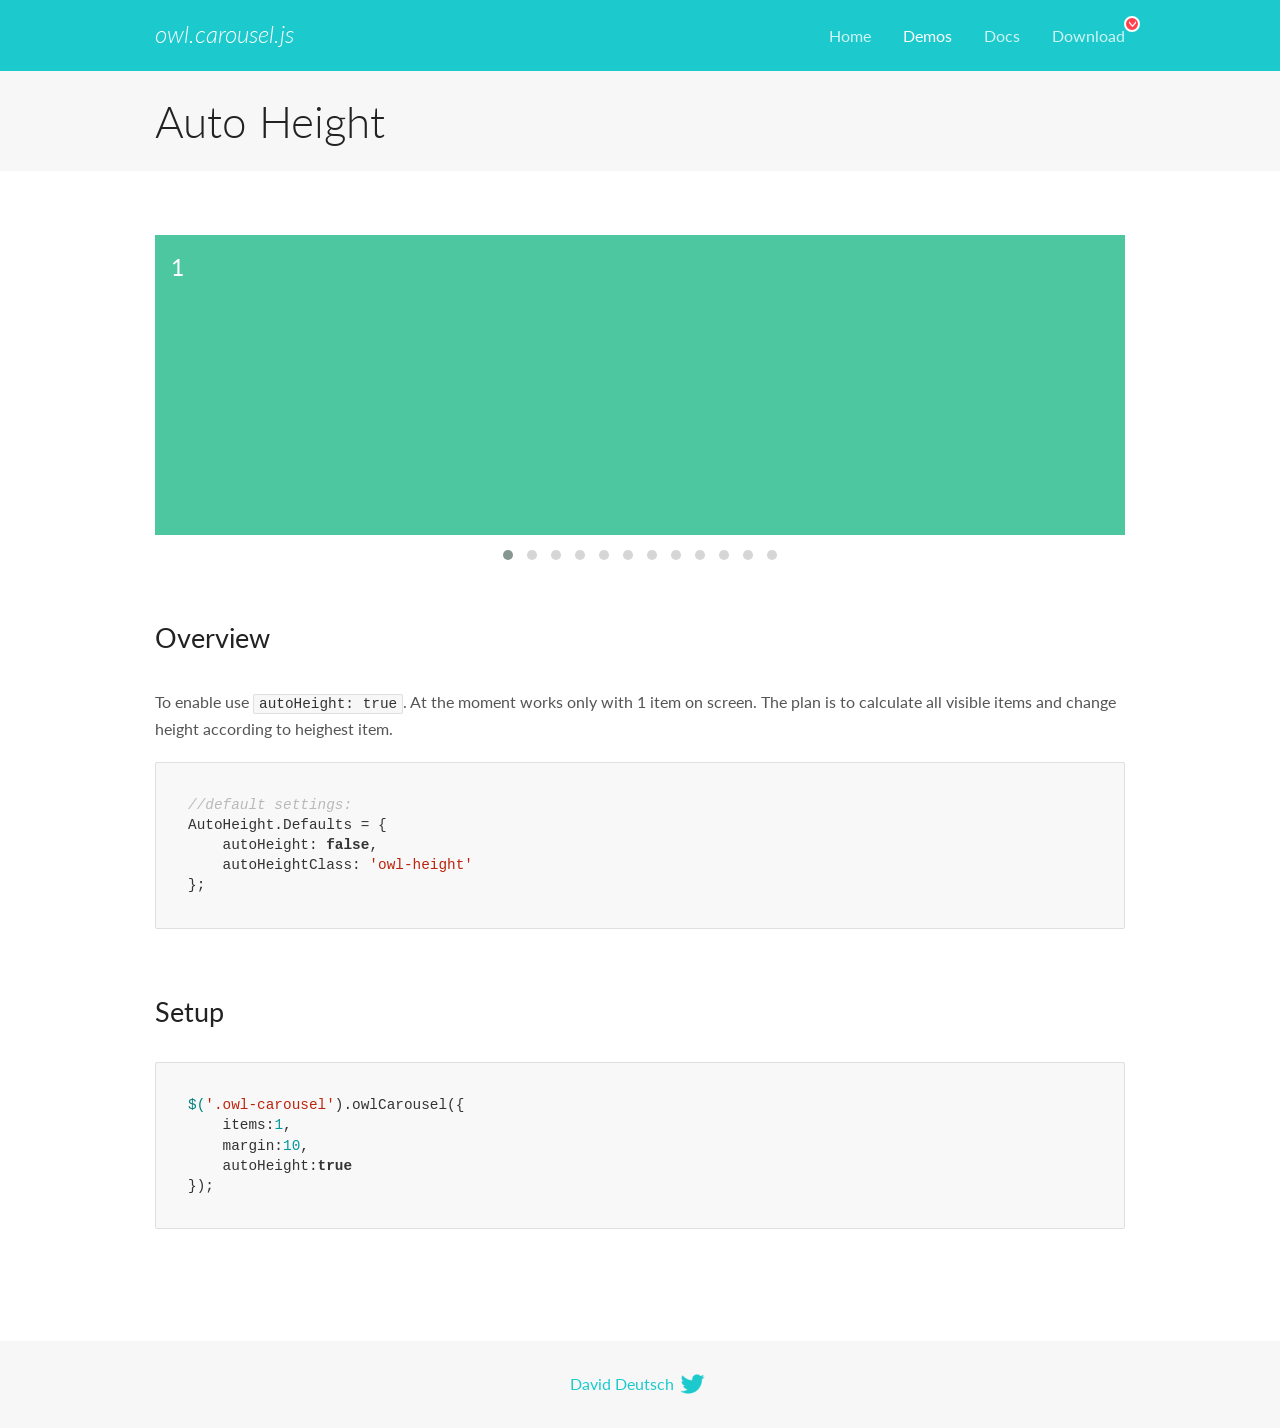
<file: assets/lib/owl.carousel/docs/demos/autoheight.html>
<!DOCTYPE html>
<html lang="en">
  <head>

    <!-- head -->
    <meta charset="utf-8">
    <meta name="msapplication-tap-highlight" content="no" />
    <meta name="viewport" content="width=device-width, initial-scale=1.0" />
    <meta name="description" content="autoHeight usage demo">
    <meta name="author" content="David Deutsch">
    <title>
      Auto Height Demo | Owl Carousel | 2.2.1
    </title>

    <!-- Stylesheets -->
    <link href='https://fonts.googleapis.com/css?family=Lato:300,400,700,400italic,300italic' rel='stylesheet' type='text/css'>
    <link rel="stylesheet" href="../assets/css/docs.theme.min.css">

    <!-- Owl Stylesheets -->
    <link rel="stylesheet" href="../assets/owlcarousel/assets/owl.carousel.min.css">
    <link rel="stylesheet" href="../assets/owlcarousel/assets/owl.theme.default.min.css">

    <!-- HTML5 shim and Respond.js IE8 support of HTML5 elements and media queries -->

    <!--[if lt IE 9]>
      <script src="https://oss.maxcdn.com/libs/html5shiv/3.7.0/html5shiv.js"></script>
      <script src="https://oss.maxcdn.com/libs/respond.js/1.3.0/respond.min.js"></script>
    <![endif]-->

    <!-- Favicons -->
    <link rel="apple-touch-icon-precomposed" sizes="144x144" href="../assets/ico/apple-touch-icon-144-precomposed.png">
    <link rel="shortcut icon" href="../assets/ico/favicon.png">
    <link rel="shortcut icon" href="favicon.ico">

    <!-- Yeah i know js should not be in header. Its required for demos.-->

    <!-- javascript -->
    <script src="../assets/vendors/jquery.min.js"></script>
    <script src="../assets/owlcarousel/owl.carousel.js"></script>
  </head>
  <body>

    <!-- header -->
    <header class="header">
      <div class="row">
        <div class="large-12 columns">
          <div class="brand left">
            <h3>
              <a href="/OwlCarousel2/">owl.carousel.js</a> 
            </h3>
          </div>
          <a id="toggle-nav" class="right">
            <span></span> <span></span> <span></span> 
          </a> 
          <div class="nav-bar">
            <ul class="clearfix">
              <li> <a href="/OwlCarousel2/index.html">Home</a>  </li>
              <li class="active">
                <a href="/OwlCarousel2/demos/demos.html">Demos</a> 
              </li>
              <li> <a href="/OwlCarousel2/docs/started-welcome.html">Docs</a>  </li>
              <li>
                <a href="https://github.com/OwlCarousel2/OwlCarousel2/archive/2.2.1.zip">Download</a> 
                <span class="download"></span> 
              </li>
            </ul>
          </div>
        </div>
      </div>
    </header>

    <!-- title -->
    <section class="title">
      <div class="row">
        <div class="large-12 columns">
          <h1>Auto Height</h1>
        </div>
      </div>
    </section>

    <!--  Demos -->
    <section id="demos">
      <div class="row">
        <div class="large-12 columns">
          <div class="owl-carousel owl-theme">
            <div class="item" style="height:300px">
              <h4>1</h4>
            </div>
            <div class="item" style="height:100px">
              <h4>2</h4>
            </div>
            <div class="item" style="height:500px">
              <h4>3</h4>
            </div>
            <div class="item" style="height:250px">
              <h4>4</h4>
            </div>
            <div class="item" style="height:400px">
              <h4>5</h4>
            </div>
            <div class="item" style="height:500px">
              <h4>6</h4>
            </div>
            <div class="item" style="height:600px">
              <h4>7</h4>
            </div>
            <div class="item" style="height:400px">
              <h4>8</h4>
            </div>
            <div class="item" style="height:300px">
              <h4>9</h4>
            </div>
            <div class="item" style="height:350px">
              <h4>10</h4>
            </div>
            <div class="item" style="height:200px">
              <h4>11</h4>
            </div>
            <div class="item" style="height:150px">
              <h4>12</h4>
            </div>
          </div>
          <h3 id="overview">Overview</h3>
          <p>To enable use <code>autoHeight: true</code>. At the moment works only with 1 item on screen. The plan is to calculate all visible items and change height according to heighest item.</p>
          <pre><code>//default settings:
AutoHeight.Defaults = {
    autoHeight: false,
    autoHeightClass: &#39;owl-height&#39;
};</code></pre>
          <h3 id="setup">Setup</h3>
          <pre><code>$(&#39;.owl-carousel&#39;).owlCarousel({
    items:1,
    margin:10,
    autoHeight:true
});</code></pre>
          <script>
            $(document).ready(function() {
              $('.owl-carousel').owlCarousel({
                items: 1,
                margin: 10,
                autoHeight: true
              });
            })
          </script>
        </div>
      </div>
    </section>

    <!-- footer -->
    <footer class="footer">
      <div class="row">
        <div class="large-12 columns">
          <h5>
            <a href="/OwlCarousel2/docs/support-contact.html">David Deutsch</a> 
            <a id="custom-tweet-button" href="https://twitter.com/share?url=https://github.com/OwlCarousel2/OwlCarousel2&text=Owl Carousel - This is so awesome! " target="_blank"></a> 
          </h5>
        </div>
      </div>
    </footer>

    <!-- vendors -->
    <script src="../assets/vendors/highlight.js"></script>
    <script src="../assets/js/app.js"></script>
  </body>
</html>
</file>
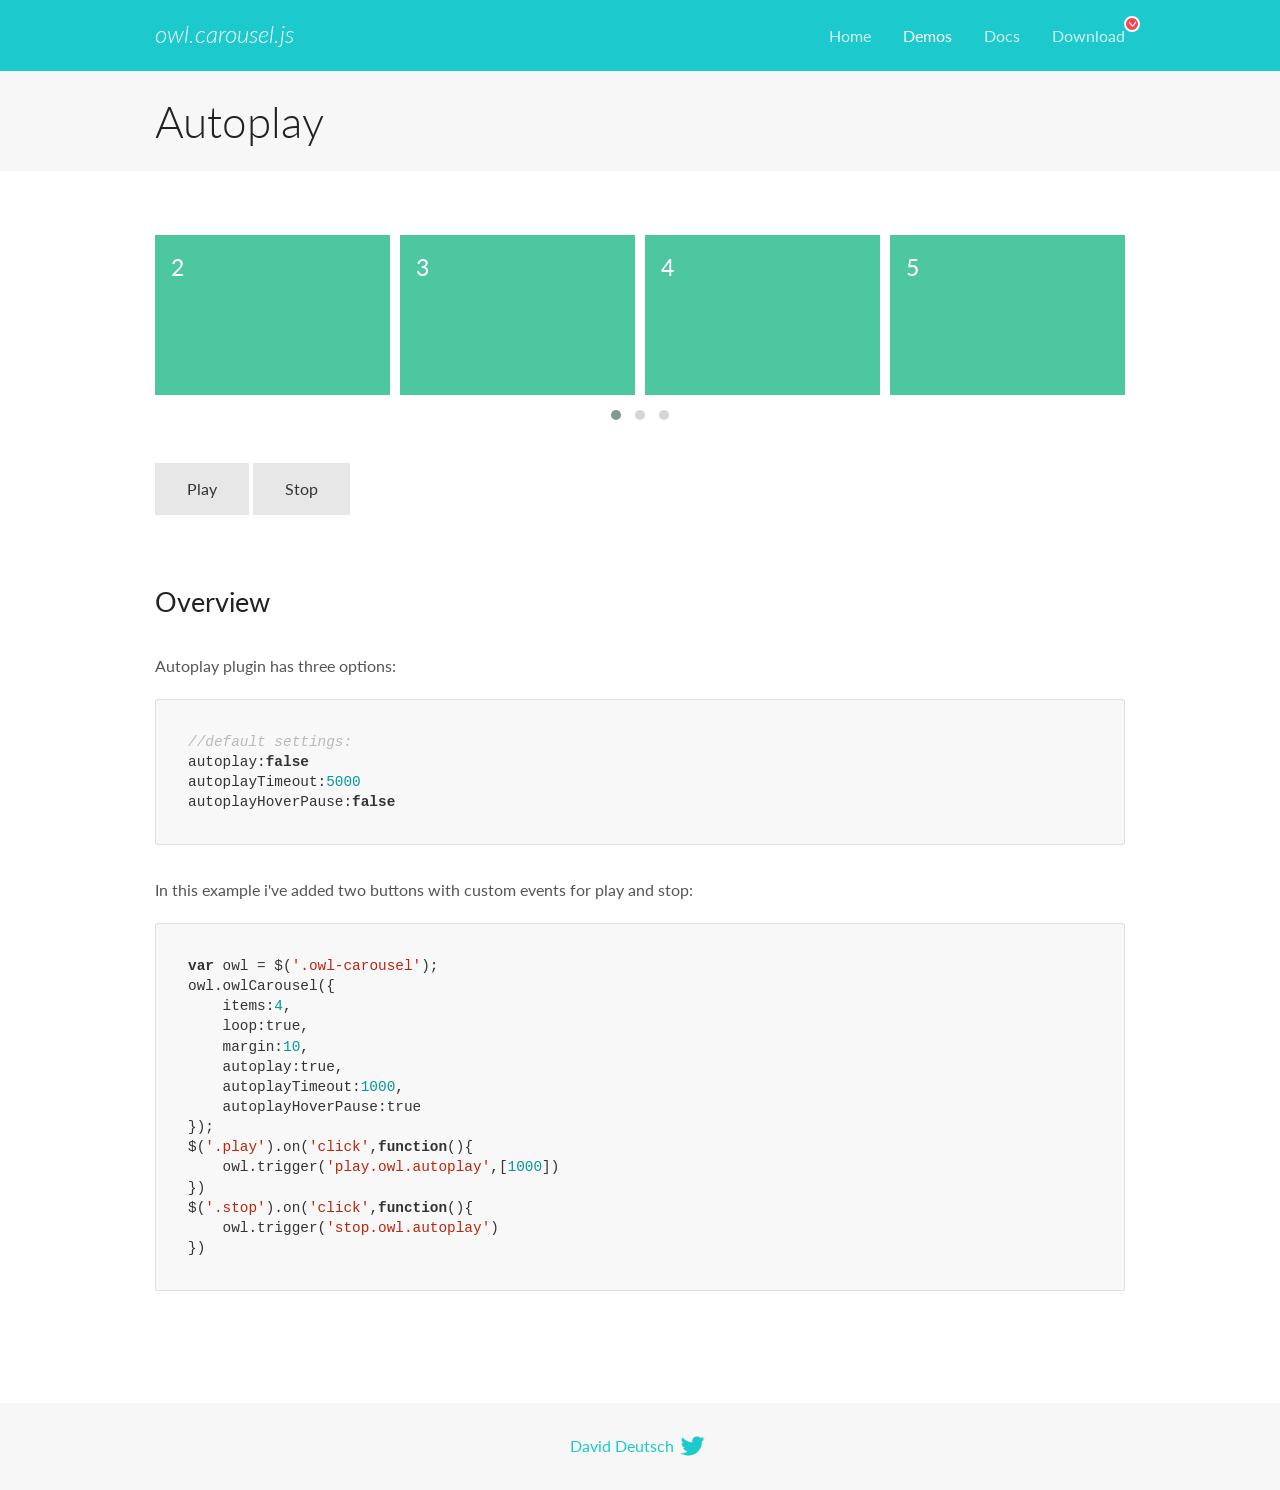
<file: assets/lib/owl.carousel/docs/demos/autoplay.html>
<!DOCTYPE html>
<html lang="en">
  <head>

    <!-- head -->
    <meta charset="utf-8">
    <meta name="msapplication-tap-highlight" content="no" />
    <meta name="viewport" content="width=device-width, initial-scale=1.0" />
    <meta name="description" content="Autoplay usage demo">
    <meta name="author" content="David Deutsch">
    <title>
      Autoplay Demo | Owl Carousel | 2.2.1
    </title>

    <!-- Stylesheets -->
    <link href='https://fonts.googleapis.com/css?family=Lato:300,400,700,400italic,300italic' rel='stylesheet' type='text/css'>
    <link rel="stylesheet" href="../assets/css/docs.theme.min.css">

    <!-- Owl Stylesheets -->
    <link rel="stylesheet" href="../assets/owlcarousel/assets/owl.carousel.min.css">
    <link rel="stylesheet" href="../assets/owlcarousel/assets/owl.theme.default.min.css">

    <!-- HTML5 shim and Respond.js IE8 support of HTML5 elements and media queries -->

    <!--[if lt IE 9]>
      <script src="https://oss.maxcdn.com/libs/html5shiv/3.7.0/html5shiv.js"></script>
      <script src="https://oss.maxcdn.com/libs/respond.js/1.3.0/respond.min.js"></script>
    <![endif]-->

    <!-- Favicons -->
    <link rel="apple-touch-icon-precomposed" sizes="144x144" href="../assets/ico/apple-touch-icon-144-precomposed.png">
    <link rel="shortcut icon" href="../assets/ico/favicon.png">
    <link rel="shortcut icon" href="favicon.ico">

    <!-- Yeah i know js should not be in header. Its required for demos.-->

    <!-- javascript -->
    <script src="../assets/vendors/jquery.min.js"></script>
    <script src="../assets/owlcarousel/owl.carousel.js"></script>
  </head>
  <body>

    <!-- header -->
    <header class="header">
      <div class="row">
        <div class="large-12 columns">
          <div class="brand left">
            <h3>
              <a href="/OwlCarousel2/">owl.carousel.js</a> 
            </h3>
          </div>
          <a id="toggle-nav" class="right">
            <span></span> <span></span> <span></span> 
          </a> 
          <div class="nav-bar">
            <ul class="clearfix">
              <li> <a href="/OwlCarousel2/index.html">Home</a>  </li>
              <li class="active">
                <a href="/OwlCarousel2/demos/demos.html">Demos</a> 
              </li>
              <li> <a href="/OwlCarousel2/docs/started-welcome.html">Docs</a>  </li>
              <li>
                <a href="https://github.com/OwlCarousel2/OwlCarousel2/archive/2.2.1.zip">Download</a> 
                <span class="download"></span> 
              </li>
            </ul>
          </div>
        </div>
      </div>
    </header>

    <!-- title -->
    <section class="title">
      <div class="row">
        <div class="large-12 columns">
          <h1>Autoplay</h1>
        </div>
      </div>
    </section>

    <!--  Demos -->
    <section id="demos">
      <div class="row">
        <div class="large-12 columns">
          <div class="owl-carousel owl-theme">
            <div class="item">
              <h4>1</h4>
            </div>
            <div class="item">
              <h4>2</h4>
            </div>
            <div class="item">
              <h4>3</h4>
            </div>
            <div class="item">
              <h4>4</h4>
            </div>
            <div class="item">
              <h4>5</h4>
            </div>
            <div class="item">
              <h4>6</h4>
            </div>
            <div class="item">
              <h4>7</h4>
            </div>
            <div class="item">
              <h4>8</h4>
            </div>
            <div class="item">
              <h4>9</h4>
            </div>
            <div class="item">
              <h4>10</h4>
            </div>
            <div class="item">
              <h4>11</h4>
            </div>
            <div class="item">
              <h4>12</h4>
            </div>
          </div>
          <a class="button secondary play">Play</a> 
          <a class="button secondary stop">Stop</a> 
          <h3 id="overview">Overview</h3>
          <p>Autoplay plugin has three options:</p>
          <pre><code>//default settings:
autoplay:false
autoplayTimeout:5000
autoplayHoverPause:false</code></pre>
          <p>In this example i&#39;ve added two buttons with custom events for play and stop:</p>
          <pre><code>var owl = $(&#39;.owl-carousel&#39;);
owl.owlCarousel({
    items:4,
    loop:true,
    margin:10,
    autoplay:true,
    autoplayTimeout:1000,
    autoplayHoverPause:true
});
$(&#39;.play&#39;).on(&#39;click&#39;,function(){
    owl.trigger(&#39;play.owl.autoplay&#39;,[1000])
})
$(&#39;.stop&#39;).on(&#39;click&#39;,function(){
    owl.trigger(&#39;stop.owl.autoplay&#39;)
})</code></pre>
          <script>
            $(document).ready(function() {
              var owl = $('.owl-carousel');
              owl.owlCarousel({
                items: 4,
                loop: true,
                margin: 10,
                autoplay: true,
                autoplayTimeout: 1000,
                autoplayHoverPause: true
              });
              $('.play').on('click', function() {
                owl.trigger('play.owl.autoplay', [1000])
              })
              $('.stop').on('click', function() {
                owl.trigger('stop.owl.autoplay')
              })
            })
          </script>
        </div>
      </div>
    </section>

    <!-- footer -->
    <footer class="footer">
      <div class="row">
        <div class="large-12 columns">
          <h5>
            <a href="/OwlCarousel2/docs/support-contact.html">David Deutsch</a> 
            <a id="custom-tweet-button" href="https://twitter.com/share?url=https://github.com/OwlCarousel2/OwlCarousel2&text=Owl Carousel - This is so awesome! " target="_blank"></a> 
          </h5>
        </div>
      </div>
    </footer>

    <!-- vendors -->
    <script src="../assets/vendors/highlight.js"></script>
    <script src="../assets/js/app.js"></script>
  </body>
</html>
</file>
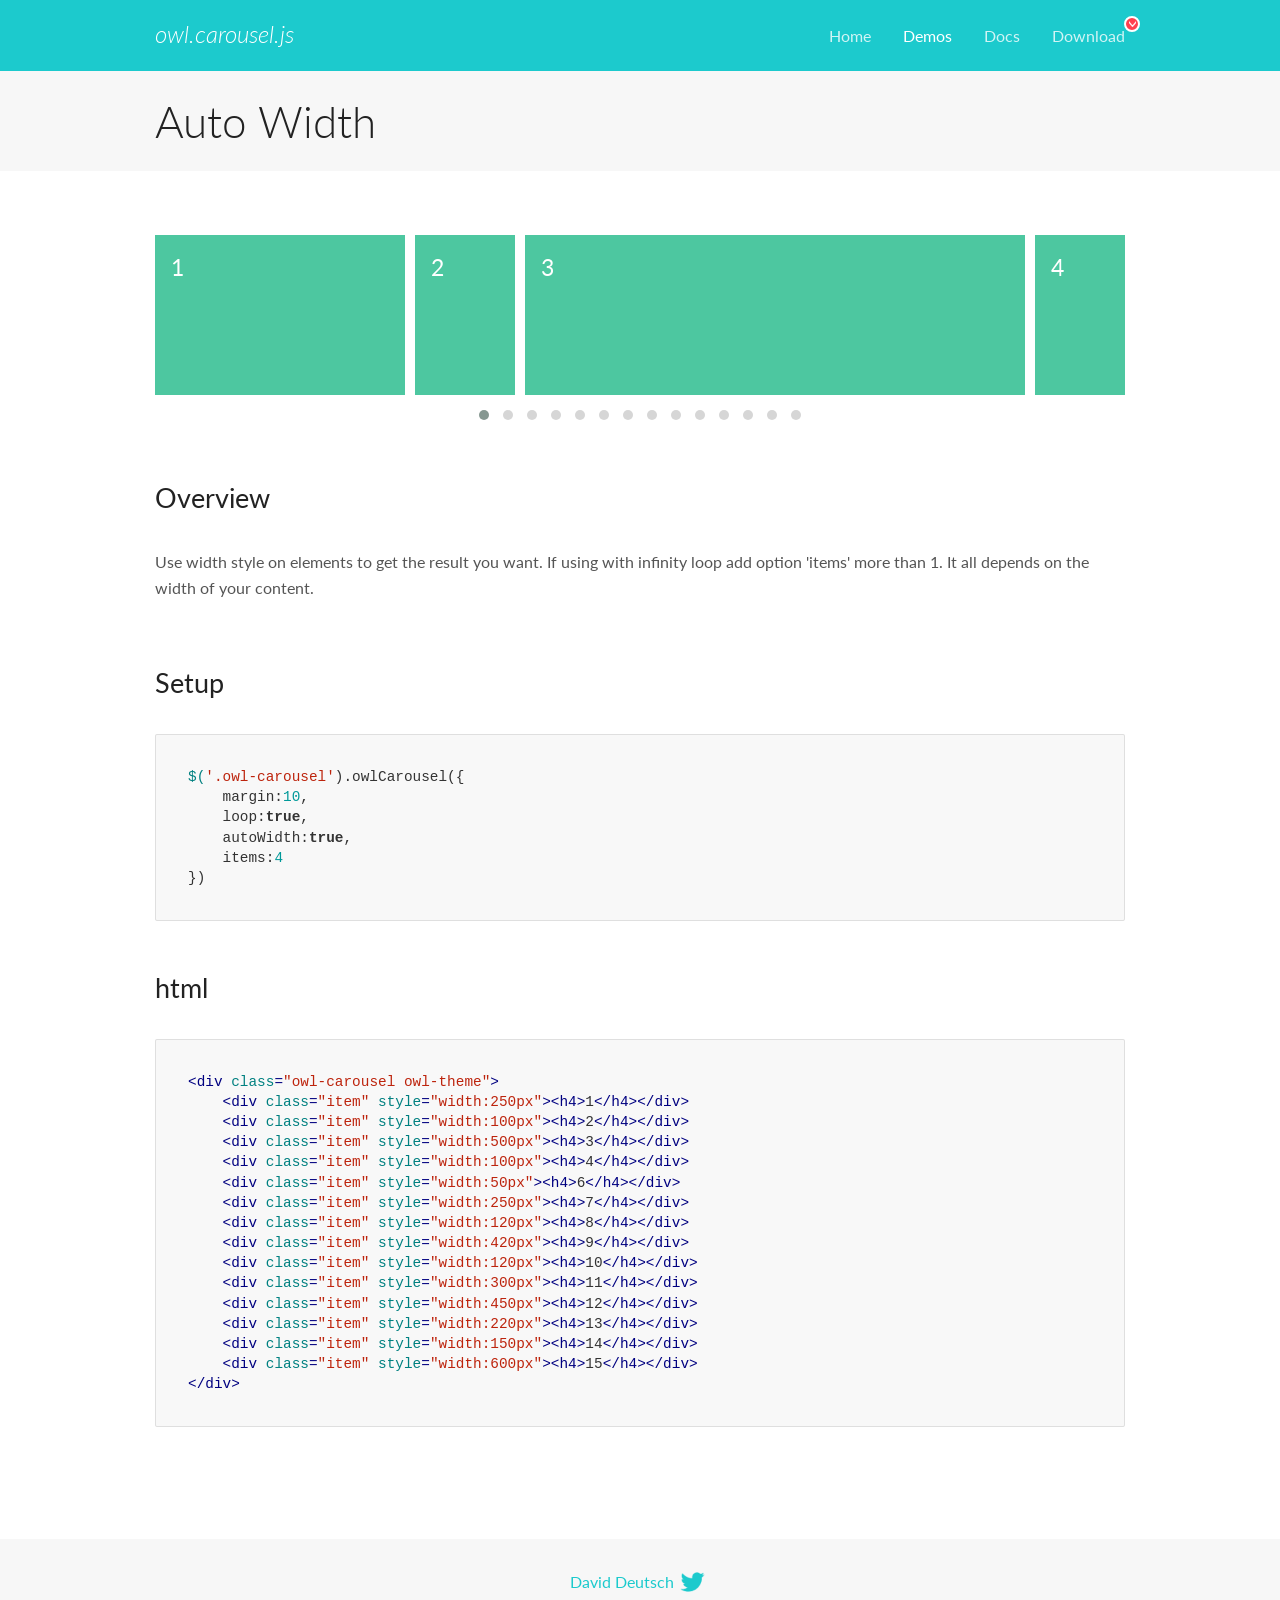
<file: assets/lib/owl.carousel/docs/demos/autowidth.html>
<!DOCTYPE html>
<html lang="en">
  <head>

    <!-- head -->
    <meta charset="utf-8">
    <meta name="msapplication-tap-highlight" content="no" />
    <meta name="viewport" content="width=device-width, initial-scale=1.0" />
    <meta name="description" content="Auto Width">
    <meta name="author" content="David Deutsch">
    <title>
      Auto Width Demo | Owl Carousel | 2.2.1
    </title>

    <!-- Stylesheets -->
    <link href='https://fonts.googleapis.com/css?family=Lato:300,400,700,400italic,300italic' rel='stylesheet' type='text/css'>
    <link rel="stylesheet" href="../assets/css/docs.theme.min.css">

    <!-- Owl Stylesheets -->
    <link rel="stylesheet" href="../assets/owlcarousel/assets/owl.carousel.min.css">
    <link rel="stylesheet" href="../assets/owlcarousel/assets/owl.theme.default.min.css">

    <!-- HTML5 shim and Respond.js IE8 support of HTML5 elements and media queries -->

    <!--[if lt IE 9]>
      <script src="https://oss.maxcdn.com/libs/html5shiv/3.7.0/html5shiv.js"></script>
      <script src="https://oss.maxcdn.com/libs/respond.js/1.3.0/respond.min.js"></script>
    <![endif]-->

    <!-- Favicons -->
    <link rel="apple-touch-icon-precomposed" sizes="144x144" href="../assets/ico/apple-touch-icon-144-precomposed.png">
    <link rel="shortcut icon" href="../assets/ico/favicon.png">
    <link rel="shortcut icon" href="favicon.ico">

    <!-- Yeah i know js should not be in header. Its required for demos.-->

    <!-- javascript -->
    <script src="../assets/vendors/jquery.min.js"></script>
    <script src="../assets/owlcarousel/owl.carousel.js"></script>
  </head>
  <body>

    <!-- header -->
    <header class="header">
      <div class="row">
        <div class="large-12 columns">
          <div class="brand left">
            <h3>
              <a href="/OwlCarousel2/">owl.carousel.js</a> 
            </h3>
          </div>
          <a id="toggle-nav" class="right">
            <span></span> <span></span> <span></span> 
          </a> 
          <div class="nav-bar">
            <ul class="clearfix">
              <li> <a href="/OwlCarousel2/index.html">Home</a>  </li>
              <li class="active">
                <a href="/OwlCarousel2/demos/demos.html">Demos</a> 
              </li>
              <li> <a href="/OwlCarousel2/docs/started-welcome.html">Docs</a>  </li>
              <li>
                <a href="https://github.com/OwlCarousel2/OwlCarousel2/archive/2.2.1.zip">Download</a> 
                <span class="download"></span> 
              </li>
            </ul>
          </div>
        </div>
      </div>
    </header>

    <!-- title -->
    <section class="title">
      <div class="row">
        <div class="large-12 columns">
          <h1>Auto Width</h1>
        </div>
      </div>
    </section>

    <!--  Demos -->
    <section id="demos">
      <div class="row">
        <div class="large-12 columns">
          <div class="owl-carousel owl-theme">
            <div class="item" style="width:250px">
              <h4>1</h4>
            </div>
            <div class="item" style="width:100px">
              <h4>2</h4>
            </div>
            <div class="item" style="width:500px">
              <h4>3</h4>
            </div>
            <div class="item" style="width:100px">
              <h4>4</h4>
            </div>
            <div class="item" style="width:50px">
              <h4>6</h4>
            </div>
            <div class="item" style="width:250px">
              <h4>7</h4>
            </div>
            <div class="item" style="width:120px">
              <h4>8</h4>
            </div>
            <div class="item" style="width:420px">
              <h4>9</h4>
            </div>
            <div class="item" style="width:120px">
              <h4>10</h4>
            </div>
            <div class="item" style="width:300px">
              <h4>11</h4>
            </div>
            <div class="item" style="width:450px">
              <h4>12</h4>
            </div>
            <div class="item" style="width:220px">
              <h4>13</h4>
            </div>
            <div class="item" style="width:150px">
              <h4>14</h4>
            </div>
            <div class="item" style="width:600px">
              <h4>15</h4>
            </div>
          </div>
          <h3 id="overview">Overview</h3>
          <p>Use width style on elements to get the result you want. If using with infinity loop add option &#39;items&#39; more than 1. It all depends on the width of your content.</p>
          <h3 id="setup">Setup</h3>
          <pre><code>$(&#39;.owl-carousel&#39;).owlCarousel({
    margin:10,
    loop:true,
    autoWidth:true,
    items:4
})</code></pre>
          <h3 id="html">html</h3>
          <pre><code>&lt;div class=&quot;owl-carousel owl-theme&quot;&gt;
    &lt;div class=&quot;item&quot; style=&quot;width:250px&quot;&gt;&lt;h4&gt;1&lt;/h4&gt;&lt;/div&gt;
    &lt;div class=&quot;item&quot; style=&quot;width:100px&quot;&gt;&lt;h4&gt;2&lt;/h4&gt;&lt;/div&gt;
    &lt;div class=&quot;item&quot; style=&quot;width:500px&quot;&gt;&lt;h4&gt;3&lt;/h4&gt;&lt;/div&gt;
    &lt;div class=&quot;item&quot; style=&quot;width:100px&quot;&gt;&lt;h4&gt;4&lt;/h4&gt;&lt;/div&gt;
    &lt;div class=&quot;item&quot; style=&quot;width:50px&quot;&gt;&lt;h4&gt;6&lt;/h4&gt;&lt;/div&gt;
    &lt;div class=&quot;item&quot; style=&quot;width:250px&quot;&gt;&lt;h4&gt;7&lt;/h4&gt;&lt;/div&gt;
    &lt;div class=&quot;item&quot; style=&quot;width:120px&quot;&gt;&lt;h4&gt;8&lt;/h4&gt;&lt;/div&gt;
    &lt;div class=&quot;item&quot; style=&quot;width:420px&quot;&gt;&lt;h4&gt;9&lt;/h4&gt;&lt;/div&gt;
    &lt;div class=&quot;item&quot; style=&quot;width:120px&quot;&gt;&lt;h4&gt;10&lt;/h4&gt;&lt;/div&gt;
    &lt;div class=&quot;item&quot; style=&quot;width:300px&quot;&gt;&lt;h4&gt;11&lt;/h4&gt;&lt;/div&gt;
    &lt;div class=&quot;item&quot; style=&quot;width:450px&quot;&gt;&lt;h4&gt;12&lt;/h4&gt;&lt;/div&gt;
    &lt;div class=&quot;item&quot; style=&quot;width:220px&quot;&gt;&lt;h4&gt;13&lt;/h4&gt;&lt;/div&gt;
    &lt;div class=&quot;item&quot; style=&quot;width:150px&quot;&gt;&lt;h4&gt;14&lt;/h4&gt;&lt;/div&gt;
    &lt;div class=&quot;item&quot; style=&quot;width:600px&quot;&gt;&lt;h4&gt;15&lt;/h4&gt;&lt;/div&gt;
&lt;/div&gt;</code></pre>
          <script>
            $(document).ready(function() {
              $('.owl-carousel').owlCarousel({
                margin: 10,
                loop: true,
                autoWidth: true,
                items: 4
              })
            })
          </script>
        </div>
      </div>
    </section>

    <!-- footer -->
    <footer class="footer">
      <div class="row">
        <div class="large-12 columns">
          <h5>
            <a href="/OwlCarousel2/docs/support-contact.html">David Deutsch</a> 
            <a id="custom-tweet-button" href="https://twitter.com/share?url=https://github.com/OwlCarousel2/OwlCarousel2&text=Owl Carousel - This is so awesome! " target="_blank"></a> 
          </h5>
        </div>
      </div>
    </footer>

    <!-- vendors -->
    <script src="../assets/vendors/highlight.js"></script>
    <script src="../assets/js/app.js"></script>
  </body>
</html>
</file>
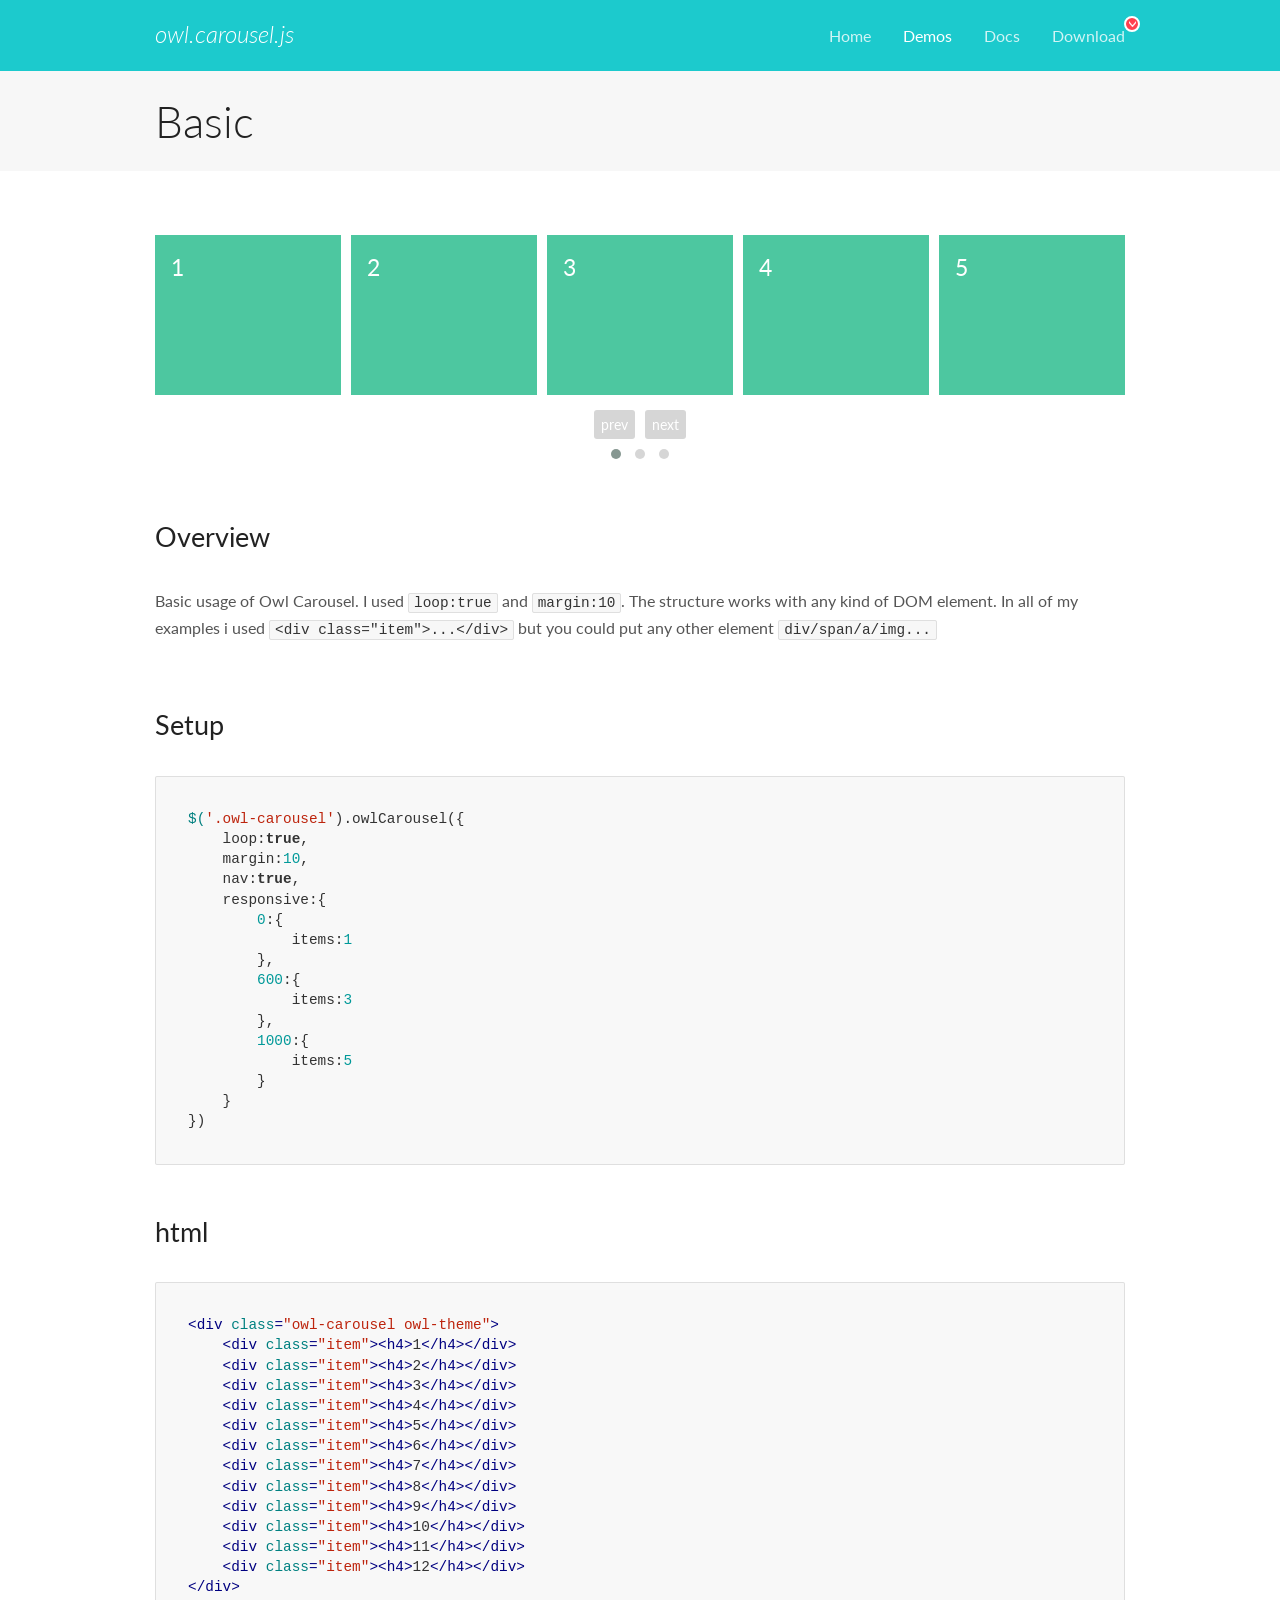
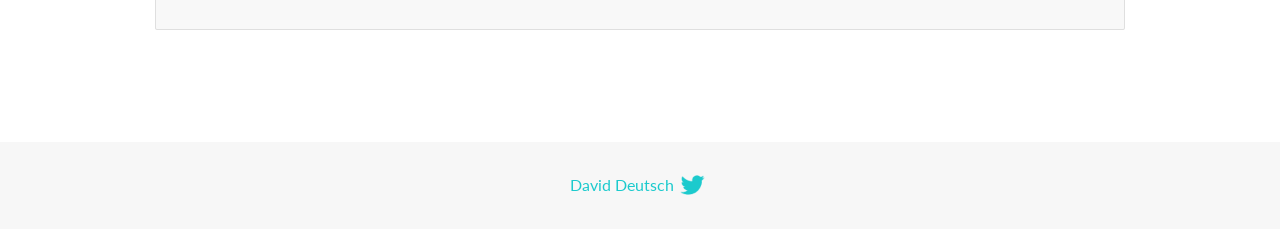
<file: assets/lib/owl.carousel/docs/demos/basic.html>
<!DOCTYPE html>
<html lang="en">
  <head>

    <!-- head -->
    <meta charset="utf-8">
    <meta name="msapplication-tap-highlight" content="no" />
    <meta name="viewport" content="width=device-width, initial-scale=1.0" />
    <meta name="description" content="Basic usage demo">
    <meta name="author" content="David Deutsch">
    <title>
      Basic Demo | Owl Carousel | 2.2.1
    </title>

    <!-- Stylesheets -->
    <link href='https://fonts.googleapis.com/css?family=Lato:300,400,700,400italic,300italic' rel='stylesheet' type='text/css'>
    <link rel="stylesheet" href="../assets/css/docs.theme.min.css">

    <!-- Owl Stylesheets -->
    <link rel="stylesheet" href="../assets/owlcarousel/assets/owl.carousel.min.css">
    <link rel="stylesheet" href="../assets/owlcarousel/assets/owl.theme.default.min.css">

    <!-- HTML5 shim and Respond.js IE8 support of HTML5 elements and media queries -->

    <!--[if lt IE 9]>
      <script src="https://oss.maxcdn.com/libs/html5shiv/3.7.0/html5shiv.js"></script>
      <script src="https://oss.maxcdn.com/libs/respond.js/1.3.0/respond.min.js"></script>
    <![endif]-->

    <!-- Favicons -->
    <link rel="apple-touch-icon-precomposed" sizes="144x144" href="../assets/ico/apple-touch-icon-144-precomposed.png">
    <link rel="shortcut icon" href="../assets/ico/favicon.png">
    <link rel="shortcut icon" href="favicon.ico">

    <!-- Yeah i know js should not be in header. Its required for demos.-->

    <!-- javascript -->
    <script src="../assets/vendors/jquery.min.js"></script>
    <script src="../assets/owlcarousel/owl.carousel.js"></script>
  </head>
  <body>

    <!-- header -->
    <header class="header">
      <div class="row">
        <div class="large-12 columns">
          <div class="brand left">
            <h3>
              <a href="/OwlCarousel2/">owl.carousel.js</a> 
            </h3>
          </div>
          <a id="toggle-nav" class="right">
            <span></span> <span></span> <span></span> 
          </a> 
          <div class="nav-bar">
            <ul class="clearfix">
              <li> <a href="/OwlCarousel2/index.html">Home</a>  </li>
              <li class="active">
                <a href="/OwlCarousel2/demos/demos.html">Demos</a> 
              </li>
              <li> <a href="/OwlCarousel2/docs/started-welcome.html">Docs</a>  </li>
              <li>
                <a href="https://github.com/OwlCarousel2/OwlCarousel2/archive/2.2.1.zip">Download</a> 
                <span class="download"></span> 
              </li>
            </ul>
          </div>
        </div>
      </div>
    </header>

    <!-- title -->
    <section class="title">
      <div class="row">
        <div class="large-12 columns">
          <h1>Basic</h1>
        </div>
      </div>
    </section>

    <!--  Demos -->
    <section id="demos">
      <div class="row">
        <div class="large-12 columns">
          <div class="owl-carousel owl-theme">
            <div class="item">
              <h4>1</h4>
            </div>
            <div class="item">
              <h4>2</h4>
            </div>
            <div class="item">
              <h4>3</h4>
            </div>
            <div class="item">
              <h4>4</h4>
            </div>
            <div class="item">
              <h4>5</h4>
            </div>
            <div class="item">
              <h4>6</h4>
            </div>
            <div class="item">
              <h4>7</h4>
            </div>
            <div class="item">
              <h4>8</h4>
            </div>
            <div class="item">
              <h4>9</h4>
            </div>
            <div class="item">
              <h4>10</h4>
            </div>
            <div class="item">
              <h4>11</h4>
            </div>
            <div class="item">
              <h4>12</h4>
            </div>
          </div>
          <h3 id="overview">Overview</h3>
          <p>Basic usage of Owl Carousel. I used <code>loop:true</code> and <code>margin:10</code>. The structure works with any kind of DOM element. In all of my examples i used <code>&lt;div class=&quot;item&quot;&gt;...&lt;/div&gt;</code> but you could
            put any other element <code>div/span/a/img...</code></p>
          <h3 id="setup">Setup</h3>
          <pre><code>$(&#39;.owl-carousel&#39;).owlCarousel({
    loop:true,
    margin:10,
    nav:true,
    responsive:{
        0:{
            items:1
        },
        600:{
            items:3
        },
        1000:{
            items:5
        }
    }
})</code></pre>
          <h3 id="html">html</h3>
          <pre><code>&lt;div class=&quot;owl-carousel owl-theme&quot;&gt;
    &lt;div class=&quot;item&quot;&gt;&lt;h4&gt;1&lt;/h4&gt;&lt;/div&gt;
    &lt;div class=&quot;item&quot;&gt;&lt;h4&gt;2&lt;/h4&gt;&lt;/div&gt;
    &lt;div class=&quot;item&quot;&gt;&lt;h4&gt;3&lt;/h4&gt;&lt;/div&gt;
    &lt;div class=&quot;item&quot;&gt;&lt;h4&gt;4&lt;/h4&gt;&lt;/div&gt;
    &lt;div class=&quot;item&quot;&gt;&lt;h4&gt;5&lt;/h4&gt;&lt;/div&gt;
    &lt;div class=&quot;item&quot;&gt;&lt;h4&gt;6&lt;/h4&gt;&lt;/div&gt;
    &lt;div class=&quot;item&quot;&gt;&lt;h4&gt;7&lt;/h4&gt;&lt;/div&gt;
    &lt;div class=&quot;item&quot;&gt;&lt;h4&gt;8&lt;/h4&gt;&lt;/div&gt;
    &lt;div class=&quot;item&quot;&gt;&lt;h4&gt;9&lt;/h4&gt;&lt;/div&gt;
    &lt;div class=&quot;item&quot;&gt;&lt;h4&gt;10&lt;/h4&gt;&lt;/div&gt;
    &lt;div class=&quot;item&quot;&gt;&lt;h4&gt;11&lt;/h4&gt;&lt;/div&gt;
    &lt;div class=&quot;item&quot;&gt;&lt;h4&gt;12&lt;/h4&gt;&lt;/div&gt;
&lt;/div&gt;</code></pre>
          <script>
            $(document).ready(function() {
              var owl = $('.owl-carousel');
              owl.owlCarousel({
                margin: 10,
                nav: true,
                loop: true,
                responsive: {
                  0: {
                    items: 1
                  },
                  600: {
                    items: 3
                  },
                  1000: {
                    items: 5
                  }
                }
              })
            })
          </script>
        </div>
      </div>
    </section>

    <!-- footer -->
    <footer class="footer">
      <div class="row">
        <div class="large-12 columns">
          <h5>
            <a href="/OwlCarousel2/docs/support-contact.html">David Deutsch</a> 
            <a id="custom-tweet-button" href="https://twitter.com/share?url=https://github.com/OwlCarousel2/OwlCarousel2&text=Owl Carousel - This is so awesome! " target="_blank"></a> 
          </h5>
        </div>
      </div>
    </footer>

    <!-- vendors -->
    <script src="../assets/vendors/highlight.js"></script>
    <script src="../assets/js/app.js"></script>
  </body>
</html>
</file>
<file: assets/css/style.css>
/*--------------------------------------------------------------
	Common
--------------------------------------------------------------*/
html {
    overflow-y: scroll;
    overflow-x: hidden;
    -ms-overflow-style: scrollbar;
    position: relative;
    min-height: 100vh;
}

body {
    background: #fff;
    font: 400 12px/1.8 "Poppins", sans-serif;
    color: #fff;
    -webkit-font-smoothing: antialiased;
}

img {
    max-width: 100%;
    height: auto;
}

iframe {
    border: 0;
}

.align-center {
    text-align: center;
}

.align-left {
    text-align: left !important;
}

.position-relative {
    position: relative;
}

.leftauto {
    right: 0 !important;
    left: auto !important;
}

/* Transition elsements */
a,
.btn {
    transition: all 0.125s ease-in-out 0s;
}

.client-logo,
.gallery-caption,
.gallery-image:after,
.gallery-image img,
.price-table,
.team-detail,
.team-image:after,
.work-caption,
.work-image > img,
.work-image:after,
.post-thumbnail,
.post-video,
.post-images-slider {
    transition: all 0.3s ease-in-out 0s;
}

/* Reset box-shadow */
.btn,
.well,
.panel,
.progress,
.form-control,
.form-control:hover,
.form-control:focus,
.navbar-custom .dropdown-menu {
    box-shadow: none;
}

/* Reset border-radius */
.well,
.label,
.alert,
.progress,
.form-control,
.modal-content,
.panel-heading,
.panel-group .panel,
.nav-tabs > li > a,
.nav-pills > li > a {
    border-radius: 2px;
}

.pr-remove {
    /*vertical-align: middle !important;*/
    text-align: center;
}

.examples {
    border-radius: 2px;
    padding: 7px 5px;
    margin: 0 0 40px;
}

.examples.bg-dark {
    background: #333;
    border: 0;
}

.et-icons .box1 {
    border: 1px solid #e5e5e5;
    display: block;
    width: 25%;
    float: left;
    padding: 0;
    font-size: 13px;
    margin: -1px 0 0 -1px;
}

.et-icons .box1 > span {
    display: inline-block;
    border-right: 1px solid #e5e5e5;
    min-width: 60px;
    min-height: 60px;
    text-align: center;
    line-height: 60px;
    font-size: 28px;
    margin-right: 5px;
}

.fa-icons > div {
    padding: 0;
    border: 1px solid #e5e5e5;
    margin: -1px 0 0 -1px;
    font-size: 13px;
}

.fa-icons > div > i {
    display: inline-block;
    margin-right: 5px;
    min-width: 40px;
    min-height: 40px;
    border-right: 1px solid #f1f1f1;
    line-height: 40px;
    text-align: center;
    font-size: 14px;
}

.help-block ul {
    list-style: none;
    padding: 0;
    margin: 0;
}

/* Sections */
.navbar-custom + .main {
    margin-top: 50px;
}

.main {
    position: relative;
    background-color: #fff;
    z-index: 1;
}

.module,
.module-small {
    position: relative;
    padding: 250px 0;
    background-repeat: no-repeat;
    background-position: 50% 50%;
    background-size: cover;
}

/* Module header */
.module-small {
    padding: 70px 0;
}

.module-extra-small {
    padding: 25px 0px;
}

.module-medium {
    padding: 75px 0px;
}

.module-large {
    padding: 200px 0px;
}

.holder-w {
    position: relative;
    display: table-cell;
    vertical-align: middle;
    height: 1px;
    width: 50%;
}

.holder-w:before {
    border-top: 1px solid #eaeaea;
    position: relative;
    display: block;
    content: "";
    top: 1px;
    height: 1px;
    width: 100%;
}

/* Sections dividers */
.divider-w {
    border-top: 1px solid #eaeaea;
    margin: 0;
}

.divider-d {
    border-top: 1px solid #202020;
    margin: 0;
}

/* Half-image */
.side-image {
    position: absolute;
    height: 100%;
    background-repeat: no-repeat;
    background-position: 50% 50%;
    background-size: cover;
}

.side-image-text {
    background: #fff;
    border-top: 1px solid #e5e5e5;
    border-bottom: 1px solid #e5e5e5;
    padding: 140px 60px 140px;
}

/* Dark background */
.bg-dark,
.bg-dark-30,
.bg-dark-60,
.bg-dark-90,
.bg-dark .module-title,
.bg-dark-30 .module-title,
.bg-dark-60 .module-title,
.bg-dark-90 .module-title,
.bg-dark .module-subtitle,
.bg-dark-30 .module-subtitle,
.bg-dark-60 .module-subtitle,
.bg-dark-90 .module-subtitle,
.bg-dark .alt-module-subtitle h5,
.bg-dark-30 .alt-module-subtitle h5,
.bg-dark-60 .alt-module-subtitle h5,
.bg-dark-90 .alt-module-subtitle h5 {
    color: #fff;
}

.bg-dark {
    background: #111;
}

.bg-dark-30:before {
    position: absolute;
    background: rgba(20, 20, 20, 0.3);
    content: " ";
    height: 100%;
    width: 100%;
    left: 0;
    top: 0;
}

.bg-dark-60:before {
    position: absolute;
    background: rgba(34, 34, 34, 0.8);
    content: " ";
    height: 100%;
    width: 100%;
    left: 0;
    top: 0;
}

.bg-dark-90:before {
    position: absolute;
    background: rgba(34, 34, 34, 0.9);
    content: " ";
    height: 100%;
    width: 100%;
    left: 0;
    top: 0;
}

.bg-gradient:before {
    position: absolute;
    background: url([data-uri]);
    /* FF3.6+ */
    /* Chrome,Safari4+ */
    /* Chrome10+,Safari5.1+ */
    /* Opera 11.10+ */
    /* IE10+ */
    background: linear-gradient(to bottom, rgba(40, 115, 113, 0.57) 25%, rgba(115, 54, 31, 0.67) 75%);
    /* W3C */
    filter: progid:DXImageTransform.Microsoft.gradient(startColorstr='#00ffffff', endColorstr='#000000', GradientType=0);
    /* IE6-8 */
    content: " ";
    height: 100%;
    width: 100%;
    left: 0;
    top: 0;
}

.bg-light {
    background: #f6f6f6;
}

.parallax-bg {
    background-attachment: fixed;
    background-size: cover;
}

/* Vertical margin, padding */
.p-0 {
    padding: 0 !important;
}

.pt-0 {
    padding-top: 0 !important;
}

.pt-10 {
    padding-top: 10px !important;
}

.pt-20 {
    padding-top: 20px !important;
}

.pt-30 {
    padding-top: 30px !important;
}

.pt-40 {
    padding-top: 40px !important;
}

.pt-50 {
    padding-top: 50px !important;
}

.pt-140 {
    padding-top: 140px !important;
}

.pb-0 {
    padding-bottom: 0 !important;
}

.pb-10 {
    padding-bottom: 10px !important;
}

.pb-20 {
    padding-bottom: 20px !important;
}

.pb-30 {
    padding-bottom: 30px !important;
}

.pb-40 {
    padding-bottom: 40px !important;
}

.pb-50 {
    padding-bottom: 50px !important;
}

.pb-140 {
    padding-bottom: 140px !important;
}

.m-0 {
    margin: 0 !important;
}

.mt-0 {
    margin-top: 0 !important;
}

.mt-10 {
    margin-top: 10px !important;
}

.mt-20 {
    margin-top: 20px !important;
}

.mt-30 {
    margin-top: 30px !important;
}

.mt-40 {
    margin-top: 40px !important;
}

.mt-50 {
    margin-top: 50px !important;
}

.mt-60 {
    margin-top: 60px !important;
}

.mt-70 {
    margin-top: 70px !important;
}

.mt-80 {
    margin-top: 80px !important;
}

.mb-0 {
    margin-bottom: 0 !important;
}

.mb-10 {
    margin-bottom: 10px !important;
}

.mb-20 {
    margin-bottom: 20px !important;
}

.mb-30 {
    margin-bottom: 30px !important;
}

.mb-40 {
    margin-bottom: 40px !important;
}

.mb-50 {
    margin-bottom: 50px !important;
}

.mb-60 {
    margin-bottom: 60px !important;
}

.mb-70 {
    margin-bottom: 70px !important;
}

.mb-80 {
    margin-bottom: 80px !important;
}

@media only screen and (max-width: 991px) {
    .mt-sm-0 {
        margin-top: 0 !important;
    }

    .mt-sm-10 {
        margin-top: 10px !important;
    }

    .mt-sm-20 {
        margin-top: 20px !important;
    }

    .mt-sm-30 {
        margin-top: 30px !important;
    }

    .mt-sm-40 {
        margin-top: 40px !important;
    }

    .mt-sm-50 {
        margin-top: 50px !important;
    }

    .mt-sm-60 {
        margin-top: 60px !important;
    }

    .mt-sm-70 {
        margin-top: 70px !important;
    }

    .mt-sm-80 {
        margin-top: 80px !important;
    }

    .mb-sm-0 {
        margin-bottom: 0 !important;
    }

    .mb-sm-10 {
        margin-bottom: 10px !important;
    }

    .mb-sm-20 {
        margin-bottom: 20px !important;
    }

    .mb-sm-30 {
        margin-bottom: 30px !important;
    }

    .mb-sm-40 {
        margin-bottom: 40px !important;
    }

    .mb-sm-50 {
        margin-bottom: 50px !important;
    }

    .mb-sm-60 {
        margin-bottom: 60px !important;
    }

    .mb-sm-70 {
        margin-bottom: 70px !important;
    }

    .mb-sm-80 {
        margin-bottom: 80px !important;
    }
}

@media only screen and (max-width: 767px) {
    .mt-xs-0 {
        margin-top: 0 !important;
    }

    .mt-xs-10 {
        margin-top: 10px !important;
    }

    .mt-xs-20 {
        margin-top: 20px !important;
    }

    .mt-xs-30 {
        margin-top: 30px !important;
    }

    .mt-xs-40 {
        margin-top: 40px !important;
    }

    .mt-xs-50 {
        margin-top: 50px !important;
    }

    .mt-xs-60 {
        margin-top: 60px !important;
    }

    .mt-xs-70 {
        margin-top: 70px !important;
    }

    .mt-xs-80 {
        margin-top: 80px !important;
    }

    .mb-xs-0 {
        margin-bottom: 0 !important;
    }

    .mb-xs-10 {
        margin-bottom: 10px !important;
    }

    .mb-xs-20 {
        margin-bottom: 20px !important;
    }

    .mb-xs-30 {
        margin-bottom: 30px !important;
    }

    .mb-xs-40 {
        margin-bottom: 40px !important;
    }

    .mb-xs-50 {
        margin-bottom: 50px !important;
    }

    .mb-xs-60 {
        margin-bottom: 60px !important;
    }

    .mb-xs-70 {
        margin-bottom: 70px !important;
    }

    .mb-xs-80 {
        margin-bottom: 80px !important;
    }
}

/* Scroll to top */
.scroll-up {
    position: fixed;
    display: none;
    bottom: 7px;
    right: 7px;
    z-index: 999;
}

.scroll-up a {
    background: #fff;
    display: block;
    height: 28px;
    width: 28px;
    text-align: center;
    line-height: 28px;
    font-size: 14px;
    color: #000;
    opacity: 0.6;
    border-radius: 2px;
}

.scroll-up a:hover,
.scroll-up a:active {
    opacity: 1;
    color: #000;
}

/* Video */
.video-controls-box {
    position: absolute !important;
    bottom: 40px;
    left: 0;
    width: 100%;
    z-index: 1;
}

.video-controls-box a {
    display: inline-block;
    color: #fff;
    margin: 0 5px 0 0;
}

/* Landing Page */
.landing-reason:before {
    position: absolute;
    content: " ";
    width: 100%;
    height: 100%;
    left: 0;
    top: 0;
    background-color: rgba(66, 26, 107, 0.9);
}

.landing-reason {
    color: #fff;
    font-size: 13px;
}

.landing-image-text {
    padding-top: 70px;
    padding-bottom: 0px;
}

.landing-image-text h2 {
    margin-top: 100px;
    margin-bottom: 15px;
}

.landing-screenshot:before {
    position: absolute;
    content: " ";
    width: 100%;
    height: 100%;
    left: 0;
    top: 0;
    background-color: rgba(66, 60, 130, 0.5);
}

.alert i {
    margin-right: 5px;
}

/*--------------------------------------------------------------
	Buttons
--------------------------------------------------------------*/
.btn {
    border-radius: 0;
    font-family: "Poppins", sans-serif;
    text-transform: uppercase;
    letter-spacing: 2px;
    font-size: 11px;
    padding: 8px 37px;
}

.btn.active.focus,
.btn.active:focus,
.btn.focus,
.btn:active.focus,
.btn:active:focus,
.btn:focus {
    outline: 0;
}

.btn.btn-round {
    border-radius: 16px;
}

.btn.btn-circle {
    border-radius: 30px;
}

.btn.btn-w {
    background: rgba(255, 255, 255, 0.8);
    color: #111;
}

.btn.btn-w:hover,
.btn.btn-w:focus {
    background: white;
    color: #111;
}

.btn.btn-g {
    background: #e5e5e5;
    color: #111;
}

.btn.btn-g:hover,
.btn.btn-g:focus {
    background: #d8d8d8;
    color: #111;
}

.btn.btn-border-w {
    background: transparent;
    border: 1px solid rgba(0,0,0);
    color: #111;
}

.btn.btn-border-w:hover,
.btn.btn-border-w:focus {
    background: #fff;
    border-color: #F964A0;
    color: #F964A0;
}

.btn.btn-d {
    background: rgba(17, 17, 17, 0.8);
    color: #fff;
}

.btn.btn-d:hover,
.btn.btn-d:focus {
    background: #111111;
}

.btn.btn-b {
    background: #111111;
    color: #fff;
}

.btn.btn-b:hover,
.btn.btn-b:focus {
    background: rgba(17, 17, 36, 0.8);
}

.btn-border-d {
    background: transparent;
    border: 1px solid #fff;
    color: #fff;
}

.btn.btn-border-d:hover,
.btn.btn-border-d:focus {
    background: #F964A0;
    color: #fff;
}

.btn.btn-font-w {
    background: rgba(255, 255, 255, 0.8);
    color: #fff;
}

.btn.btn-font-w:hover {
    background: #fff;
    color: #111;
}

/* Buttons size */
.btn.btn-lg {
    padding: 12px 45px;
    font-size: 13px;
}

.btn.btn-sm {
    padding: 6px 25px;
    font-size: 10px;
    letter-spacing: 1px;
}

.btn.btn-xs {
    padding: 4px 19px;
    font-size: 10px;
    letter-spacing: 0;
}

.btn-list .btn {
    margin: 5px 0;
}

.search-btn {
    position: absolute;
    background: transparent;
    border: none;
    overflow: hidden;
    top: 50%;
    right: 1px;
    width: 42px;
    height: 40px;
    line-height: 38px;
    font-size: 14px;
    outline: none;
    color: #999;
    margin-top: -20px;
}

.image-button {
    margin: 0px 5px;
}

/*--------------------------------------------------------------
	Typography
--------------------------------------------------------------*/
a {
    color: #111;
}

a:hover, a:focus {
    text-decoration: none;
    color: #aaa;
    outline: 0;
}

.bg-dark a {
    color: #aaa;
}

.bg-dark a:hover, .bg-dark a:focus {
    color: #fff;
}

h1, h2, h3, h4, h5, h6 {
    line-height: 1.4;
    font-weight: 400;
}

p, ol, ul, blockquote {
    margin: 0 0 20px;
}

blockquote {
    border: 0;
    font-style: italic;
    font-size: 15px;
    padding: 0;
}

.font-alt {
  font-family: "Poppins", sans-serif;
  letter-spacing: 2px;
}

.font-serif {
  font-family: "Poppins", sans-serif;
}

.large-text {
    font-size: 24px !important;
}

.rotate {
    text-shadow: none !important;
}

.module-title {
    position: relative;
    letter-spacing: 4px;
    text-align: center;
    font-weight: 400;
    font-size: 30px;
    color: #FFC34A;
    margin: 70px 70px 70px;
}

.module-title-prototypes {
    position: relative;
    letter-spacing: 4px;
    text-align: center;
    font-weight: 400;
    font-size: 30px;
    color: #FFC34A;
}

.module-subtitle {
    text-align: center;
    font-size: 16px;
    color: #111;
    margin: 70px 70px 70px;
}

.module-icon {
    text-align: center;
    font-size: 32px;
    margin-bottom: 20px;
}

.module-title + .module-subtitle {
    margin-top: -35px;
}

/* Restaurant module header */
.alt-module-subtitle {
    display: table;
}

.alt-module-subtitle h5 {
    display: table-cell;
    white-space: pre;
    padding: 0 8px;
    color: #111;
}

/* Finance case study header */
.finance-image-content {
    border: 1px solid #e5e5e5;
    padding: 60px 0px;
}

.finance-image-content .module-title {
    margin-bottom: 20px;
}

.finance-image-content .alt-features-item {
    margin-top: 40px;
}

/* Landing Page */
.landing-reason .module-title {
  	color: #FFC34A;
}

.landing-reason .module-title + .module-subtitle {
    margin-top: -60px;
    margin-bottom: 40px;
}

.free-trial {
    background-color: rgba(88, 20, 158, 0.9);
    color: #FFFFFF;
}

.free-trial .color-golden {
    color: #e6af4b;
}

/*  Special Portfolio Page  */
.special-portfolio-header-title {
    border: 1px solid rgba(255, 255, 255, 0.7);
    font-size: 50px;
    padding: 40px 0px;
    letter-spacing: 8px;
}

/*--------------------------------------------------------------
	Slider & Carousel
--------------------------------------------------------------*/
/* -------------------------------------------------------------------
General Styles - Owlcarousel
------------------------------------------------------------------- */
.owl-controls {
    margin-top: 40px;
}

.owl-pagination div {
    display: inline-block;
}

.owl-controls .owl-page span {
    background: transparent;
    border: 1px solid #111;
    display: block;
    height: 6px;
    width: 6px;
    margin: 0 3px 5px;
    border-radius: 6px;
    transition: all 0.3s ease-in-out 0s;
}

.owl-controls .owl-page.active span,
.owl-controls.clickable .owl-page:hover span {
    background: #111;
}

.owl-controls .owl-buttons > div {
    display: inline-block;
    margin: 5px;
    font-size: 14px;
    color: #111;
}

/*--------------------------------------------------------------
	Preloader
--------------------------------------------------------------*/
.page-loader {
    position: fixed;
    background: rgb(255, 255, 255);
    bottom: 0;
    right: 0;
    left: 0;
    top: 0;
    z-index: 9998;
}

.loader {
    position: absolute;
    border-left: 2px solid #ffffff;
    border-top: 2px solid rgba(255, 255, 255, 0.2);
    border-right: 2px solid rgba(255, 255, 255, 0.2);
    border-bottom: 2px solid rgba(255, 255, 255, 0.2);
    height: 46px;
    width: 46px;
    left: 50%;
    top: 50%;
    margin: -23px 0 0 -23px;
    text-indent: -9999em;
    font-size: 10px;
    z-index: 9999;
    -webkit-animation: load 0.8s infinite linear;
    -moz-animation: load 0.8s infinite linear;
    ms-animation: load 0.8s infinite linear;
    o-animation: load 0.8s infinite linear;
    animation: load 0.8s infinite linear;
}

.loader,
.loader:after {
    border-radius: 50%;
    width: 46px;
    height: 46px;
}

@-webkit-keyframes load {
    0% {
        -webkit-transform: rotate(0deg);
        transform: rotate(0deg);
    }
    100% {
        -webkit-transform: rotate(360deg);
        transform: rotate(360deg);
    }
}

@keyframes load {
    0% {
        -webkit-transform: rotate(0deg);
        transform: rotate(0deg);
    }
    100% {
        -webkit-transform: rotate(360deg);
        transform: rotate(360deg);
    }
}

/*--------------------------------------------------------------
	Navbar
--------------------------------------------------------------*/
.navbar-custom {
    background-color: rgba(254, 254, 254, 1);
    transition: 0.5s linear all;
    border: 0;
    border-radius: 0;
    z-index: 1000;
    font-family: "Poppins", sans-serif;
    letter-spacing: 3px;
    font-weight: bolder;
    font-size: 15px;
    box-shadow: 0px 0px 10px rgba(0, 0, 0, 0.15) !important;;
}

.navbar .navbar-nav .nav-link {
    color: #10002B;
}

.navbar-light .navbar-nav .nav-link:hover {
    color: rgba(249, 100, 160, 1)
}

.navbar a {
    transition: color 0.125s ease-in-out 0s;
}

.navbar-custom .dropdown-menu {
    background: rgba(26, 26, 26, 0.9);
    border-radius: 0;
    border: 0;
    padding: 0;
    box-shadow: none;
}

.navbar-custom .navbar-brand {
    max-width: 15%;
    font-weight: 400;
    font-size: 22px;
    color: #fff;
}

.navbar-custom .nav li > a {
    position: relative;
    color: rgba(255, 255, 255, 0.7);
}

.navbar-custom .dropdown-menu > li > a {
    border-bottom: 1px solid rgba(73, 71, 71, 0.15) !important;
    padding: 11px 15px;
    letter-spacing: 2px;
    color: #999;
}

.navbar-custom .dropdown-menu .dropdown-menu {
    border-left: 1px solid rgba(73, 71, 71, 0.15);
    left: 100%;
    right: auto;
    top: 0;
    margin-top: 0;
}

.navbar-custom .dropdown-menu.left-side .dropdown-menu {
    border: 0;
    border-right: 1px solid rgba(73, 71, 71, 0.15);
    right: 100%;
    left: auto;
}

.navbar-custom .nav > li > a:focus,
.navbar-custom .nav > li > a:hover,
.navbar-custom .nav .open > a,
.navbar-custom .nav .open > a:focus,
.navbar-custom .nav .open > a:hover,
.navbar-custom .dropdown-menu > li > a:focus,
.navbar-custom .dropdown-menu > li > a:hover {
    background: none;
    color: #fff;
}

.navbar-custom .dropdown-menu > li > a:hover {
    background: rgba(255, 0, 255, 0.1) !important;
}

.navbar-custom .dropdown-toggle:after {
    position: absolute;
    display: block;
    right: 0;
    top: 50%;
    margin-top: -6px;
    font: normal normal normal 14px/1 FontAwesome;
    font-size: 9px;
    content: "\f107";
    text-rendering: auto;
    -webkit-font-smoothing: antialiased;
    -moz-osx-font-smoothing: grayscale;
}

.navbar-custom .navbar-toggle .icon-bar {
    background: #fff;
}

.dropdown-menu {
    min-width: 180px;
    font-size: 11px;
}

/*--------------------------------------------------------------
	Header
--------------------------------------------------------------*/
.home-section {
    position: relative;
    background-color: #fff;
    background-repeat: no-repeat;
    background-position: center center;
    width: 100%;
    z-index: 0;
    background-size: cover;
}

.titan-title-size-1 {
    letter-spacing: 4px;
    font-size: 15px;
}

.titan-title-size-2 {
    line-height: 1.3;
    letter-spacing: 3px;
    font-size: 18px;
    opacity: .8;
}

.titan-title-size-3 {
    letter-spacing: 16px;
    font-size: 46px;
}

.titan-title-size-4 {
    letter-spacing: 24px;
    font-weight: 400;
    font-size: 48px;
}

/* Landing Page Header */
.landing-header:before {
  	position: absolute;
    background: rgb(55,0,114);
    background: linear-gradient(90deg, rgba(55,0,114,1) 0%, rgba(16,0,43,1) 100%);
  	content: " ";
  	height: 100%;
  	width: 100%;
  	left: 0;
  	top: 0;
}

.banner-img {
  	width: 150px;
  	margin-top: -10px;
}

.shop-page-header:before {
    background: rgba(34, 34, 34, 0.3);
}

/* Caption */
.titan-caption {
    position: relative;
    display: table;
    height: 100%;
    width: 70%;
    margin: 0 auto;
}

.titan-caption {
    position: relative;
    display: table;
    height: 100%;
    width: 100%;
    margin: 0 auto;
}

.caption-content {
    display: table-cell;
    vertical-align: middle;
    text-align: center;
}

/*--------------------------------------------------------------
	Footer
--------------------------------------------------------------*/
.footer {
    padding: 10px 0;
    bottom: 0;
}

.footer .copyright {
    margin: 0;
}

.footer a {
    color: black;
}

.footer .footer-social-links {
    text-align: right;
}

.footer .footer-social-links a {
    display: inline-block;
    padding: 0 6px;
}

/*--------------------------------------------------------------
	Single Portfolio
--------------------------------------------------------------*/
.work-details {
    margin: 0 0 20px;
}

.work-details-title {
    color: #111;
    margin: 0 0 20px;
}

.work-details ul {
    list-style: none;
    padding: 0;
    margin: 0;
}

.work-details ul > li {
    border-bottom: 1px dotted #c2c2c2;
    padding: 0 0 5px;
    margin: 0 0 5px;
}

/*--------------------------------------------------------------
	Responsive Styles - Media Queries
--------------------------------------------------------------*/
@media (min-width: 768px) {
    .navbar-transparent {
        background-color: rgba(245, 245, 245, 0.4);
        transition: 0.5s linear all;
    }

    .navbar-custom .dropdown-menu {
        position: absolute;
        display: block;
        visibility: hidden;
        opacity: 0;
    }

    .navbar-custom .open > .dropdown-menu {
        visibility: visible;
        opacity: 1;
    }

    .navbar-custom .dropdown-menu .dropdown-toggle:after {
        position: absolute;
        display: block;
        right: 9px;
        top: 50%;
        margin-top: -6px;
        font: normal normal normal 14px/1 FontAwesome;
        font-size: 9px;
        content: "\f105";
        text-rendering: auto;
        -webkit-font-smoothing: antialiased;
        -moz-osx-font-smoothing: grayscale;
    }

    .navbar-right .dropdown-menu {
        right: auto;
        left: 0;
    }

    /* Comments */
    .comment .comment {
        margin-left: 75px;
    }
}

@media (max-width: 1200px) {
    /* Features */
    .alt-features-item {
        margin: 20px 0 0;
    }
}

@media (max-width: 991px) {
    /* Headers */
    .titan-title-size-3 {
        letter-spacing: 8px;
        font-size: 36px;
    }

    .titan-title-size-4 {
        letter-spacing: 12px;
        font-size: 38px;
    }

    .work-item,
    .works-grid-3 .work-item,
    .container .works-grid-3 .work-item,
    .works-grid-4 .work-item,
    .works-grid-5 .work-item {
        width: 50%;
    }

    /* Half-image */
    .side-image {
        position: relative;
        height: 300px;
    }
}

@media (max-width: 767px) {
    /* Navbar */
    .navbar-custom .navbar-nav {
        letter-spacing: 3px;
        margin-top: 1px;
        margin-bottom: 0;
    }

    .navbar-custom li > a:hover {
        background: rgba(255, 255, 255, 0.1) !important;
    }

    .navbar-custom .navbar-nav .open .dropdown-menu .dropdown-header,
    .navbar-custom .navbar-nav .open .dropdown-menu > li > a {
        padding: 10px 25px;
    }

    .navbar-custom .navbar-nav .open .dropdown-menu .dropdown-menu .dropdown-header,
    .navbar-custom .navbar-nav .open .dropdown-menu .dropdown-menu > li > a {
        padding: 10px 35px;
    }

    .navbar-custom li a,
    .navbar-custom .dropdown-search {
        border-bottom: 1px solid rgba(73, 71, 71, 0.15) !important;
    }

    .navbar-custom .dropdown-toggle:after,
    .navbar-custom .dropdown-menu .dropdown-toggle:after {
        right: 7px;
        content: "\f107";
    }

    .navbar-custom .nav > .open > .dropdown-toggle:after,
    .navbar-custom .dropdown-menu .dropdown.open .dropdown-toggle:after {
        right: 7px;
        content: "\f106";
    }

    /* Shop navbar */
    .navbar-custom .navbar-nav > li:last-child.navbar-cart > a {
        padding-left: 15px;
    }

    .navbar-custom .cart-item-number {
        display: none;
    }

    .navbar-custom .navbar-cart > a:after {
        content: "\f107";
    }

    .navbar-custom .navbar-cart-item a {
        border: 0 !important;
    }

    .dropdown-menu.cart-list {
        text-align: left;
        border-bottom: 1px solid rgba(73, 71, 71, 0.15) !important;
    }

    .navbar-cart-item {
        border: none;
        border-bottom: 1px solid rgba(73, 71, 71, 0.15) !important;
        padding-bottom: 10px;
    }

    .navbar-cart-img {
        display: none;
    }

    .navbar-cart-title {
        white-space: normal;
        padding: 0;
        margin-left: 0;
    }

    /* Headers */
    .titan-title-size-1 {
        letter-spacing: 2px;
        font-size: 14px;
    }

    .titan-title-size-2 {
        line-height: 1.3;
        letter-spacing: 2px;
        font-size: 16px;
        opacity: .8;
    }

    .titan-title-size-3 {
        letter-spacing: 4px;
        font-size: 26px;
    }

    .titan-title-size-4 {
        letter-spacing: 6px;
        font-size: 28px;
    }

    /* Features */
    .features-item {
        margin: 0 0 30px;
    }

    .alt-features-item {
        padding-left: 0;
        margin: 0 0 30px;
        text-align: center;
    }

    .alt-features-icon {
        position: static;
        width: auto;
        margin: 0 auto 8px;
    }

    /* Callout */
    .callout-text {
        margin: 0 0 30px;
    }

    .callout-text,
    .callout-btn-box {
        text-align: center;
    }

    /* Sidebar */
    .sidebar {
        margin-top: 50px;
    }

    .widget {
        margin-bottom: 60px;
    }

    .post.mb-0 {
        margin-bottom: 40px !important;
    }

    .footer {
        text-align: center;
    }

    .copyright,
    .footer-social-links {
        text-align: center;
        margin: 10px 0;
    }

    /* Half-image */
    .side-image-text {
        padding-left: 15px;
        padding-right: 15px;
    }

    /* Restaurant menu */
    .menu-title,
    .menu-detail,
    .menu-price-detail {
        text-align: center;
    }

    .align-center-sm {
        text-align: center;
    }

    .align-left-sm {
        text-align: left;
    }
}

@media only screen and (max-width: 480px) {
    .work-item,
    .works-grid-3 .work-item,
    .works-grid-4 .work-item,
    .works-grid-5 .work-item {
        width: 100%;
    }
}
</file>
<file: assets/css/contact.css>
p {
    margin-top: 0;
    margin-bottom: 1rem
}

address {
    margin-bottom: 1rem;
    font-style: normal;
    line-height: inherit
}

a {
    color: #ffffff;
    text-decoration: none;
    background-color: transparent
}

@media (min-width: 576px) {
    .container {
        max-width: 540px
    }
}

@media (min-width: 768px) {
    .container {
        max-width: 720px
    }
}

@media (min-width: 992px) {
    .container {
        max-width: 960px
    }
}

@media (min-width: 1200px) {
    .container {
        max-width: 1140px
    }
}

.form-group {
    margin-bottom: 1rem
}


.bg-primary {
    background: #8800FF !important
}

.ftco-section {
    padding: 16vh 0;
    min-height: calc(100vh - 42px)
}

.ftco-no-pt {
    padding-top: 0
}

.ftco-no-pb {
    padding-bottom: 0
}

.heading-section {
    font-size: 28px;
    color: #000
}

.img {
    background-size: cover;
    background-repeat: no-repeat;
    background-position: center center
}

.form-control {
    height: 52px;
    background: #fff;
    color: #000;
    font-size: 14px;
    border-radius: 2px;
    -webkit-box-shadow: none !important;
    box-shadow: none !important;
    border: 1px solid rgba(0, 0, 0, .1)
}

.form-control::-webkit-input-placeholder {
    color: rgba(0, 0, 0, .7) !important
}

.form-control::-moz-placeholder {
    color: rgba(0, 0, 0, .7) !important
}

.form-control:-ms-input-placeholder {
    color: rgba(0, 0, 0, .7) !important
}

.form-control:-moz-placeholder {
    color: rgba(0, 0, 0, .7) !important
}

.form-control:focus, .form-control:active {
    border-color: rgba(0, 0, 0, .1)
}

textarea.form-control {
    height: inherit !important
}

.wrapper {
    width: 100%;
    -webkit-box-shadow: 0 21px 41px -13px rgba(0, 0, 0, .18);
    -moz-box-shadow: 0 21px 41px -13px rgba(0, 0, 0, .18);
    box-shadow: 0 21px 41px -13px rgba(0, 0, 0, .18)
}

.contact-wrap {
    background: #fff
}

.info-wrap h3 {
    color: #fff
}

.info-wrap .dbox {
    width: 100%;
    color: rgba(255, 255, 255, .8);
    margin-bottom: 25px
}

.info-wrap .dbox:last-child {
    margin-bottom: 0
}

.info-wrap .dbox p {
    margin-bottom: 0
}

.info-wrap .dbox p span {
    font-weight: 600;
    color: #fff
}

.info-wrap .dbox p a {
    color: #fff
}

.info-wrap .dbox .icon {
    width: 50px;
    height: 50px;
    border-radius: 50%;
    background: rgba(255, 255, 255, .1);
    margin-right: 10px;
}

.info-wrap .dbox .icon span {
    font-size: 20px;
    color: #fff
}

.info-wrap .dbox .text {
    width: calc(100% - 50px);
    font-size: 15px;
}

@media (min-width: 992px) {
    .info-wrap {
        margin-top: -20px;
        margin-bottom: -20px;
        border-radius: 15px
    }
}

.btn {
    padding: 12px 16px;
    cursor: pointer;
    border-width: 1px;
    border-radius: 15px;
    font-size: 14px;
    font-weight: 400;
    -webkit-box-shadow: 0 10px 20px -6px rgba(0, 0, 0, .12);
    -moz-box-shadow: 0 10px 20px -6px rgba(0, 0, 0, .12);
    box-shadow: 0 10px 20px -6px rgba(0, 0, 0, .12);
    position: relative;
    margin-bottom: 20px;
    -webkit-transition: .3s;
    -o-transition: .3s;
    transition: .3s
}

@media (prefers-reduced-motion: reduce) {
    .btn {
        -webkit-transition: none;
        -o-transition: none;
        transition: none
    }
}

.btn:hover, .btn:active, .btn:focus {
    outline: none !important;
    -webkit-box-shadow: 0 10px 20px -6px rgba(0, 0, 0, .22) !important;
    -moz-box-shadow: 0 10px 20px -6px rgba(0, 0, 0, .22) !important;
    box-shadow: 0 10px 20px -6px rgba(0, 0, 0, .22) !important
}

.btn.btn-primary {
    background: #8800FF !important;
    border-color: #8800FF !important;
    color: #fff
}

.btn.btn-primary:hover, .btn.btn-primary:focus {
    border-color: #7300dd !important;
    background: #7300dd !important
}

#contactForm .error {
    color: red;
    font-size: 12px
}

#contactForm .form-control {
    font-size: 16px
}

#message {
    resize: vertical
}

#form-message-warning, #form-message-success {
    display: none
}

#form-message-warning {
    color: red
}

#form-message-success {
    color: #28a745;
    font-size: 18px;
    font-weight: bold
}

.submitting {
    float: left;
    width: 100%;
    padding: 10px 0;
    display: none;
    font-size: 16px;
    font-weight: bold
}
</file>
<file: assets/css/members.css>
#big-team-layout {
    margin-top: 100px;
    padding-left: 0;
    padding-right: 0;
}

#big-team-layout .col-item {
    margin-bottom: 30px;
    min-width: 350px;
}

#team-discover-more {
    display: block;
    margin: 30px auto 0;
}

@media (max-width: 576px) {
    #big-team-layout .col-sm-6 {
        -ms-flex: 0 0 50%;
        flex: 0 0 100%;
        max-width: 350px;
    }
}

#team-collapse {
    margin: auto 0;
    display: none;
    position: -webkit-sticky;
    position: sticky;
    top: 100px;
    padding: 10px 15px;
    z-index: 99;
}

#collapse-div {
    position:absolute;
    height: 100%;
    padding-top: 50px;
    padding-left: 100px;
    margin-top: -120px;
    padding-bottom: 200px;
}

#big-team-row {
    align-items: center;
    margin: auto;
    justify-content: center;
}



.team-item {
    height: 450px;
    vertical-align: middle;
    cursor: pointer;
    display: block;
    background: #ffffff;
    box-shadow: 0 2px 48px 0 rgba(0, 0, 0, 0.1);
    padding: 90px 30px;
    border-radius: 20px;
    text-align: center;
    -webkit-transition: all 0.3s ease 0s;
    -moz-transition: all 0.3s ease 0s;
    -o-transition: all 0.3s ease 0s;
    transition: all 0.3s ease 0s;
    position: relative;
}

.team-item:hover {
    padding: 30px 30px;
}

.team-item .team-item-info {
    display: none;
    padding: 10px;
    text-align: center;
    vertical-align: middle;
    overflow-y: scroll;
    height: 100%;
    width: 100%;
}


.team-item:hover .team-item-general {
    display: none;
}

.team-item:hover .team-item-info {
    display: block;
}

@media screen and (max-width: 600px) {
    .owl-carousel .team-item {
        margin: 0px 30px !important;
    }
}

.team-item:hover .icon,
.team-item:hover a.main-button {
    background-color: #FF8DC6;
}

.team-item .icon {
    text-align: center;
    -webkit-transition: all 0.3s ease 0s;
    -moz-transition: all 0.3s ease 0s;
    -o-transition: all 0.3s ease 0s;
    transition: all 0.3s ease 0s;
    width: 200px;
    height: 200px;
    line-height: 100px;
    margin: auto;
    position: relative;
    margin-bottom: 30px;
    background: #F964A0;
    -webkit-border-radius: 50%;
    -moz-border-radius: 50%;
    border-radius: 50%;
    position: relative;
}

.team-item .icon img {
    max-width: 50px;
    position: absolute;
    top: 50%;
    left: 50%;
    transform: translate(-50%, -50%);
}

.team-item .team-title {
    font-weight: 500;
    font-size: 18px;
    color: #1e1e1e;
    letter-spacing: 0.7px;
    margin-bottom: 15px;
    position: relative;
    z-index: 2;
}

.team-item p {
    font-weight: 400;
    font-size: 13px;
    color: #777;
    letter-spacing: 0.5px;
    line-height: 25px;
    position: relative;
    z-index: 2;
}

.team-item a.main-button {
    margin-top: 30px;
    display: inline-block;
}
</file>
